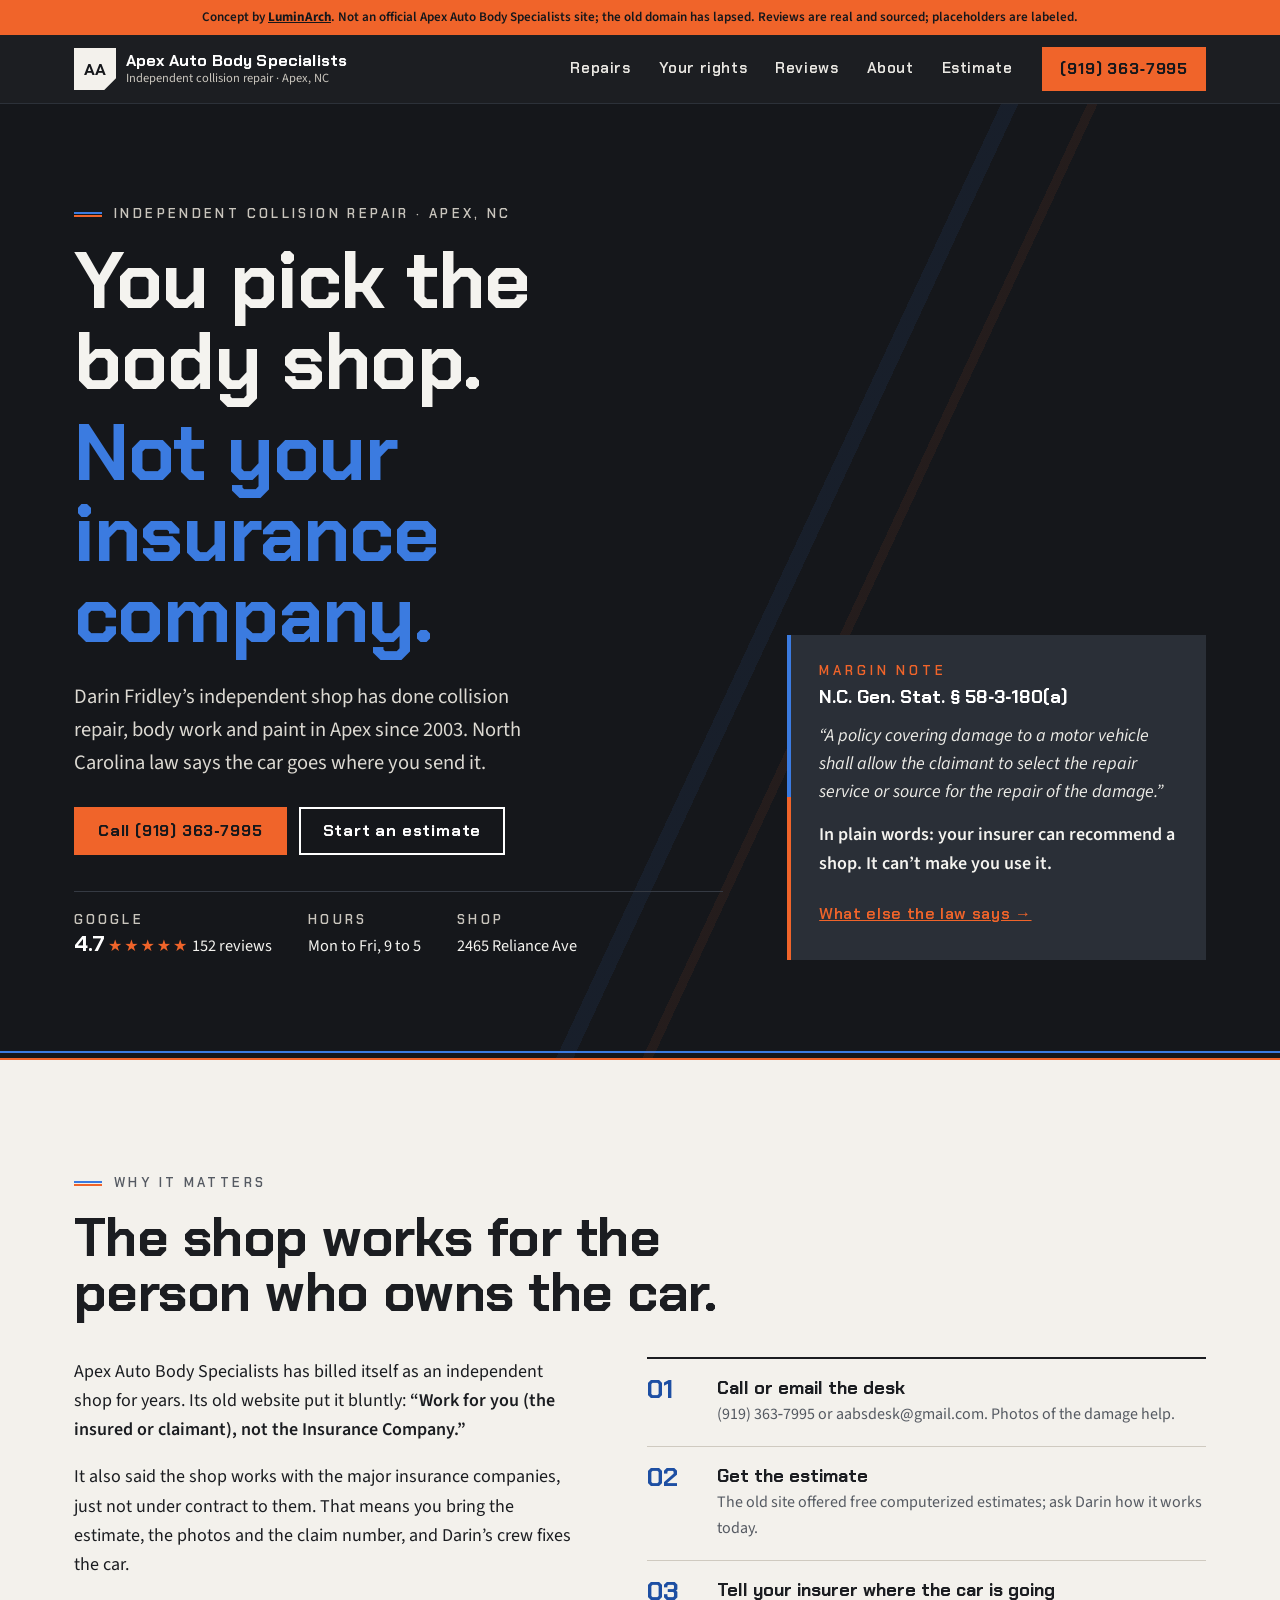
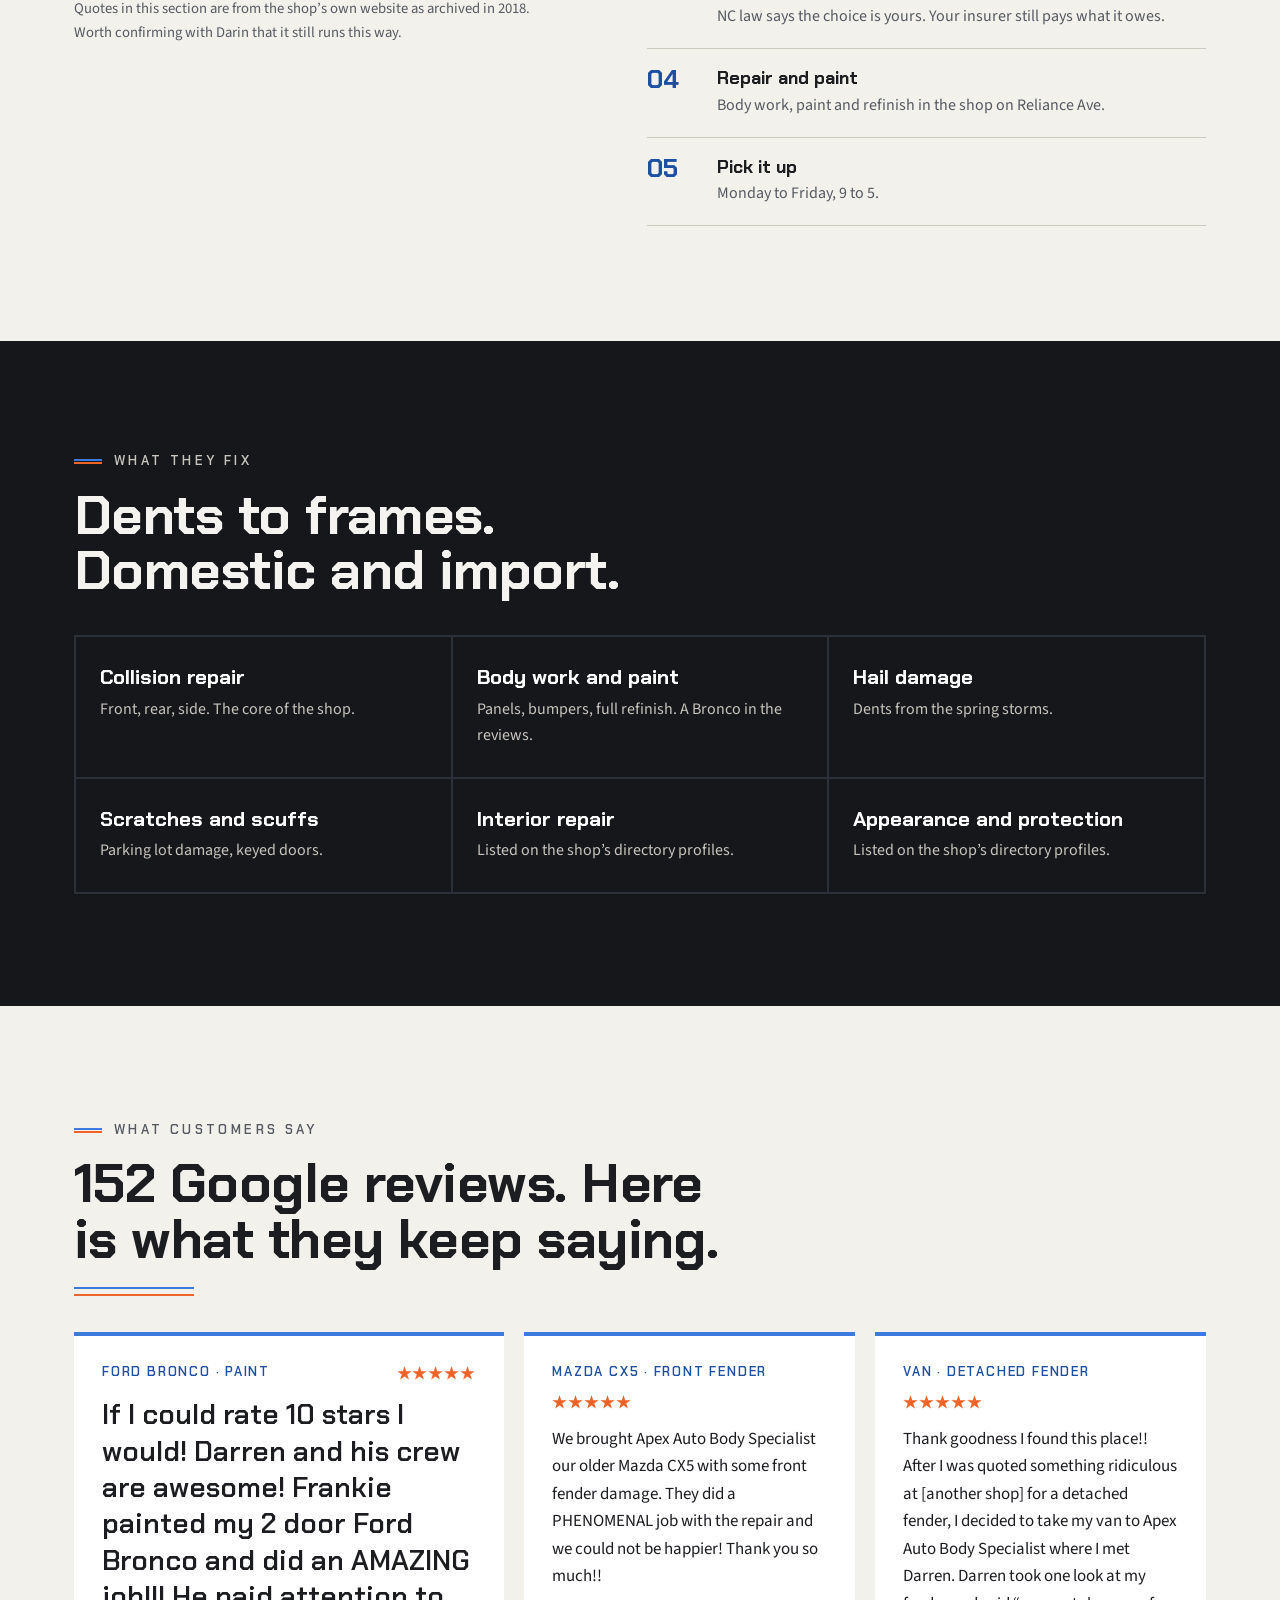
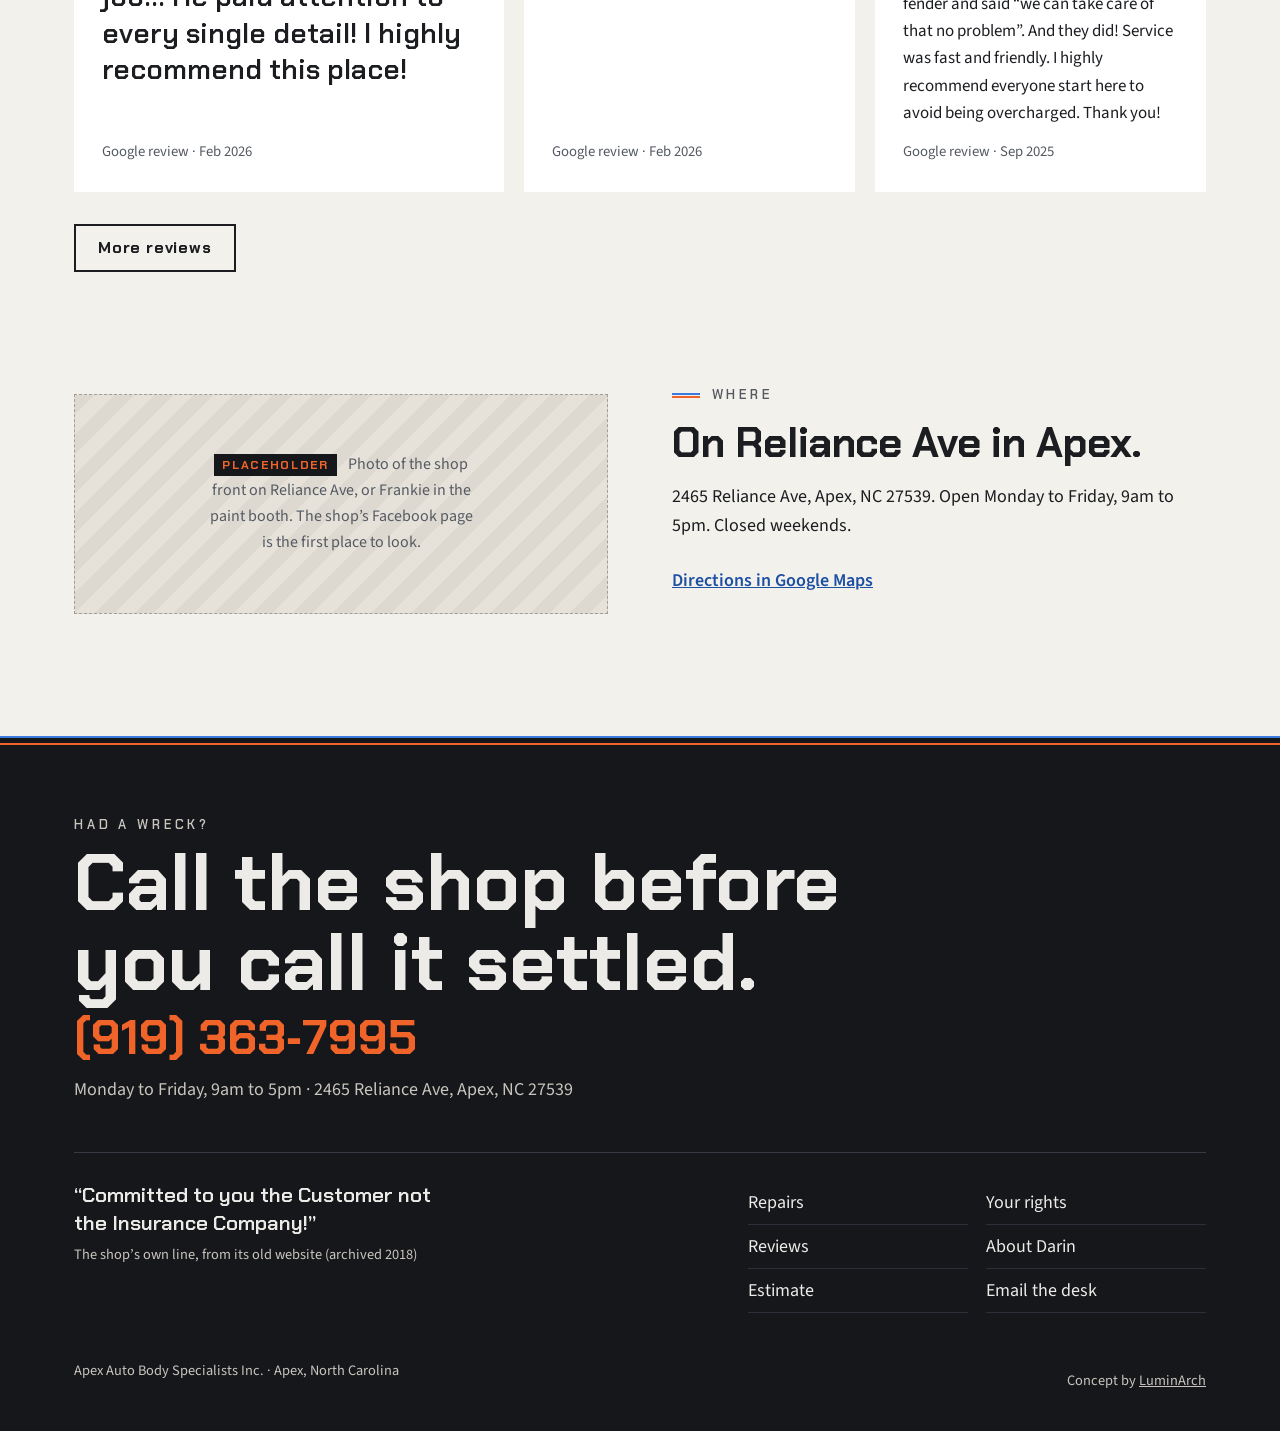
<file: index.html>
<!doctype html><html lang="en" class="no-js"><head><meta charset="utf-8"><meta name="viewport" content="width=device-width,initial-scale=1">
<title>Apex Auto Body Specialists | Collision Repair in Apex, NC</title><meta name="description" content="Independent collision repair in Apex, NC since 2003. Darin Fridley and his crew on Reliance Ave fix fenders, paint and body damage. 4.7 on Google. Call today."><link rel="canonical" href="https://apex-auto-body-specialists-demo.vercel.app/">
<meta property="og:type" content="website"><meta property="og:site_name" content="Apex Auto Body Specialists (concept)"><meta property="og:title" content="Apex Auto Body Specialists | Collision Repair in Apex, NC"><meta property="og:description" content="Independent collision repair in Apex, NC since 2003. Darin Fridley and his crew on Reliance Ave fix fenders, paint and body damage. 4.7 on Google. Call today."><meta property="og:url" content="https://apex-auto-body-specialists-demo.vercel.app/"><meta property="og:image" content="https://apex-auto-body-specialists-demo.vercel.app/og.png">
<meta name="twitter:card" content="summary_large_image"><meta name="twitter:title" content="Apex Auto Body Specialists | Collision Repair in Apex, NC"><meta name="twitter:description" content="Independent collision repair in Apex, NC since 2003. Darin Fridley and his crew on Reliance Ave fix fenders, paint and body damage. 4.7 on Google. Call today."><meta name="twitter:image" content="https://apex-auto-body-specialists-demo.vercel.app/og.png">
<meta name="robots" content="noindex, nofollow"><!-- concept demo, not for indexing -->
<meta name="theme-color" content="#15171b">
<link rel="preload" as="font" type="font/woff2" href="fonts/chakra-petch-normal-700-latin.woff2" crossorigin>
<link rel="preload" as="font" type="font/woff2" href="fonts/source-sans-3-normal-400-700-latin.woff2" crossorigin>
<link rel="stylesheet" href="css/design-system.css"><link rel="stylesheet" href="css/components.css"><link rel="stylesheet" href="css/pages.css">
<link rel="icon" href="data:image/svg+xml,%3Csvg xmlns='http://www.w3.org/2000/svg' viewBox='0 0 32 32'%3E%3Crect width='32' height='32' fill='%2315171b'/%3E%3Cpath d='M4 22h24' stroke='%233b7be0' stroke-width='2'/%3E%3Cpath d='M4 26h24' stroke='%23f0642a' stroke-width='2'/%3E%3Ctext x='16' y='17' font-family='Arial' font-weight='700' font-size='11' fill='%23fff' text-anchor='middle'%3EAABS%3C/text%3E%3C/svg%3E">
<script>document.documentElement.classList.replace('no-js','js-ready')</script><script type="application/ld+json">[{"@context": "https://schema.org", "@type": "AutoBodyShop", "name": "Apex Auto Body Specialists", "url": "https://apex-auto-body-specialists-demo.vercel.app/", "telephone": "+1-919-363-7995", "email": "aabsdesk@gmail.com", "faxNumber": "+1-919-363-9861", "founder": {"@type": "Person", "name": "Darin Fridley"}, "address": {"@type": "PostalAddress", "streetAddress": "2465 Reliance Ave", "addressLocality": "Apex", "addressRegion": "NC", "postalCode": "27539", "addressCountry": "US"}, "geo": {"@type": "GeoCoordinates", "latitude": 35.716429, "longitude": -78.82033}, "openingHours": "Mo-Fr 09:00-17:00", "areaServed": ["Apex, NC", "Cary, NC", "Holly Springs, NC"], "sameAs": ["https://facebook.com/1422782404666459"], "aggregateRating": {"@type": "AggregateRating", "ratingValue": "4.7", "reviewCount": "152"}}, {"@context": "https://schema.org", "@type": "BreadcrumbList", "itemListElement": [{"@type": "ListItem", "position": 1, "name": "Home", "item": "https://apex-auto-body-specialists-demo.vercel.app/"}]}]</script></head><body>
<a class="skip" href="#main">Skip to content</a>
<div class="demo-bar">Concept by <a href="https://luminarch.pro">LuminArch</a>. Not an official Apex Auto Body Specialists site; the old domain has lapsed. Reviews are real and sourced; placeholders are labeled.</div>
<header class="top"><div class="wrap nav"><a class="mark" href="index.html"><span class="mk" aria-hidden="true">AA</span><span><b>Apex Auto Body Specialists</b><small>Independent collision repair &middot; Apex, NC</small></span></a>
<button class="menu-btn" aria-expanded="false" aria-controls="menu">Menu</button><ul id="menu"><li><a href="services.html">Repairs</a></li><li><a href="your-rights.html">Your rights</a></li><li><a href="reviews.html">Reviews</a></li><li><a href="about.html">About</a></li><li><a href="contact.html">Estimate</a></li></ul><a class="btn btn--go btn--call" href="tel:+19193637995"><span class="cl-full">(919) 363&#8209;7995</span><span class="cl-short">Call</span></a></div></header><main id="main">
<section class="hero on-dark"><div class="wrap hero-grid">
 <div class="hero-copy"><p class="kicker ">Independent collision repair &middot; Apex, NC</p>
  <h1>You pick the body shop. <em>Not your insurance company.</em></h1>
  <p class="lede">Darin Fridley&rsquo;s independent shop has done collision repair, body work and paint in Apex since 2003. North Carolina law says the car goes where you send it.</p>
  <div class="cta"><a class="btn btn--go" href="tel:+19193637995">Call (919) 363&#8209;7995</a><a class="btn btn--line" href="contact.html">Start an estimate</a></div>
  <dl class="hero-facts"><div><dt>Google</dt><dd><b>4.7</b> <span class="stars" aria-hidden="true">&#9733;&#9733;&#9733;&#9733;&#9733;</span> 152 reviews</dd></div><div><dt>Hours</dt><dd>Mon to Fri, 9 to 5</dd></div><div><dt>Shop</dt><dd>2465 Reliance Ave</dd></div></dl>
 </div>
 <aside class="statute" aria-labelledby="st-h">
  <p class="st-k">Margin note</p>
  <p id="st-h" class="st-cite">N.C. Gen. Stat. &sect; 58&#8209;3&#8209;180(a)</p>
  <blockquote class="st-q"><p>&ldquo;A policy covering damage to a motor vehicle shall allow the claimant to select the repair service or source for the repair of the damage.&rdquo;</p></blockquote>
  <p class="st-plain">In plain words: your insurer can recommend a shop. It can&rsquo;t make you use it.</p>
  <a class="st-link" href="your-rights.html">What else the law says &rarr;</a>
 </aside>
</div><span class="pin pin--hero" aria-hidden="true"></span></section>

<section class="why wrap" aria-labelledby="why-h">
 <div class="why-head rv"><p class="kicker ">Why it matters</p><h2 id="why-h">The shop works for the person who owns the car.</h2></div>
 <div class="why-grid">
  <div class="why-copy rv"><p>Apex Auto Body Specialists has billed itself as an independent shop for years. Its old website put it bluntly: <q>Work for you (the insured or claimant), not the Insurance Company.</q></p>
  <p>It also said the shop works with the major insurance companies, just not under contract to them. That means you bring the estimate, the photos and the claim number, and Darin&rsquo;s crew fixes the car.</p>
  <p class="fine">Quotes in this section are from the shop&rsquo;s own website as archived in 2018. Worth confirming with Darin that it still runs this way.</p></div>
  <ol class="why-list rv"><li><span class="wl-n">01</span><b>Call or email the desk</b><span>(919) 363&#8209;7995 or aabsdesk@gmail.com. Photos of the damage help.</span></li><li><span class="wl-n">02</span><b>Get the estimate</b><span>The old site offered free computerized estimates; ask Darin how it works today.</span></li><li><span class="wl-n">03</span><b>Tell your insurer where the car is going</b><span>NC law says the choice is yours. Your insurer still pays what it owes.</span></li><li><span class="wl-n">04</span><b>Repair and paint</b><span>Body work, paint and refinish in the shop on Reliance Ave.</span></li><li><span class="wl-n">05</span><b>Pick it up</b><span>Monday to Friday, 9 to 5.</span></li></ol>
 </div>
</section>

<section class="board on-dark" aria-labelledby="bd-h"><div class="wrap">
 <div class="board-head rv"><p class="kicker ">What they fix</p><h2 id="bd-h">Dents to frames. Domestic and import.</h2></div>
 <ul class="board-list">
  <li class="rv"><a href="services.html#collision"><b>Collision repair</b><span>Front, rear, side. The core of the shop.</span></a></li>
  <li class="rv"><a href="services.html#paint"><b>Body work and paint</b><span>Panels, bumpers, full refinish. A Bronco in the reviews.</span></a></li>
  <li class="rv"><a href="services.html#hail"><b>Hail damage</b><span>Dents from the spring storms.</span></a></li>
  <li class="rv"><a href="services.html#scratch"><b>Scratches and scuffs</b><span>Parking lot damage, keyed doors.</span></a></li>
  <li class="rv"><a href="services.html#interior"><b>Interior repair</b><span>Listed on the shop&rsquo;s directory profiles.</span></a></li>
  <li class="rv"><a href="services.html#protect"><b>Appearance and protection</b><span>Listed on the shop&rsquo;s directory profiles.</span></a></li>
 </ul>
</div></section>

<section class="voices wrap" aria-labelledby="vo-h">
 <div class="voices-head rv"><p class="kicker ">What customers say</p><h2 id="vo-h">152 Google reviews. Here is what they keep saying.</h2><span class="pin pin--short" aria-hidden="true"></span></div>
 <div class="voices-grid"><figure class="rcard rv rcard--lead"><div class="rc-top"><span>Ford Bronco &middot; paint</span><span class="stars" aria-label="5 out of 5">&#9733;&#9733;&#9733;&#9733;&#9733;</span></div><blockquote><p>If I could rate 10 stars I would! Darren and his crew are awesome! Frankie painted my 2 door Ford Bronco and did an AMAZING job!!! He paid attention to every single detail! I highly recommend this place!</p></blockquote><figcaption>Google review &middot; <time datetime="2026-02-11">Feb 2026</time></figcaption></figure><figure class="rcard rv "><div class="rc-top"><span>Mazda CX5 &middot; front fender</span><span class="stars" aria-label="5 out of 5">&#9733;&#9733;&#9733;&#9733;&#9733;</span></div><blockquote><p>We brought Apex Auto Body Specialist our older Mazda CX5 with some front fender damage. They did a PHENOMENAL job with the repair and we could not be happier! Thank you so much!!</p></blockquote><figcaption>Google review &middot; <time datetime="2026-02-27">Feb 2026</time></figcaption></figure><figure class="rcard rv "><div class="rc-top"><span>Van &middot; detached fender</span><span class="stars" aria-label="5 out of 5">&#9733;&#9733;&#9733;&#9733;&#9733;</span></div><blockquote><p>Thank goodness I found this place!! After I was quoted something ridiculous at [another shop] for a detached fender, I decided to take my van to Apex Auto Body Specialist where I met Darren. Darren took one look at my fender and said &ldquo;we can take care of that no problem&rdquo;. And they did! Service was fast and friendly. I highly recommend everyone start here to avoid being overcharged. Thank you!</p></blockquote><figcaption>Google review &middot; <time datetime="2025-09-15">Sep 2025</time></figcaption></figure></div>
 <a class="btn btn--line rv" href="reviews.html">More reviews</a>
</section>

<section class="shop wrap" aria-labelledby="sh-h">
 <div class="phbox rv"><p><span class="ph">Placeholder</span> Photo of the shop front on Reliance Ave, or Frankie in the paint booth. The shop&rsquo;s Facebook page is the first place to look.</p></div>
 <div class="shop-copy rv"><p class="kicker ">Where</p><h2 id="sh-h">On Reliance Ave in Apex.</h2>
 <p>2465 Reliance Ave, Apex, NC 27539. Open Monday to Friday, 9am to 5pm. Closed weekends.</p>
 <p><a class="tlink" href="https://www.google.com/maps/search/?api=1&query=Apex+Auto+Body+Specialists+2465+Reliance+Ave+Apex+NC+27539" rel="noopener">Directions in Google Maps</a></p></div>
</section>
</main><footer class="site-foot"><span class="pin " aria-hidden="true"></span><div class="wrap">
<div class="sign">
 <p class="sign-k">Had a wreck?</p>
 <p class="sign-h">Call the shop before you call it settled.</p>
 <a class="sign-num" href="tel:+19193637995">(919) 363&#8209;7995</a>
 <p class="sign-sub">Monday to Friday, 9am to 5pm &middot; 2465 Reliance Ave, Apex, NC 27539</p>
</div>
<div class="foot-grid">
 <p class="foot-quote">&ldquo;Committed to you the Customer not the Insurance Company!&rdquo;<span>The shop&rsquo;s own line, from its old website (archived 2018)</span></p>
 <nav aria-label="Footer"><a href="services.html">Repairs</a><a href="your-rights.html">Your rights</a><a href="reviews.html">Reviews</a><a href="about.html">About Darin</a><a href="contact.html">Estimate</a><a href="mailto:aabsdesk@gmail.com">Email the desk</a></nav>
</div>
<div class="foot-row"><span>Apex Auto Body Specialists Inc. &middot; Apex, North Carolina</span><span>Concept by <a href="https://luminarch.pro">LuminArch</a></span></div></div></footer>
<script src="js/main.js"></script></body></html>
</file>
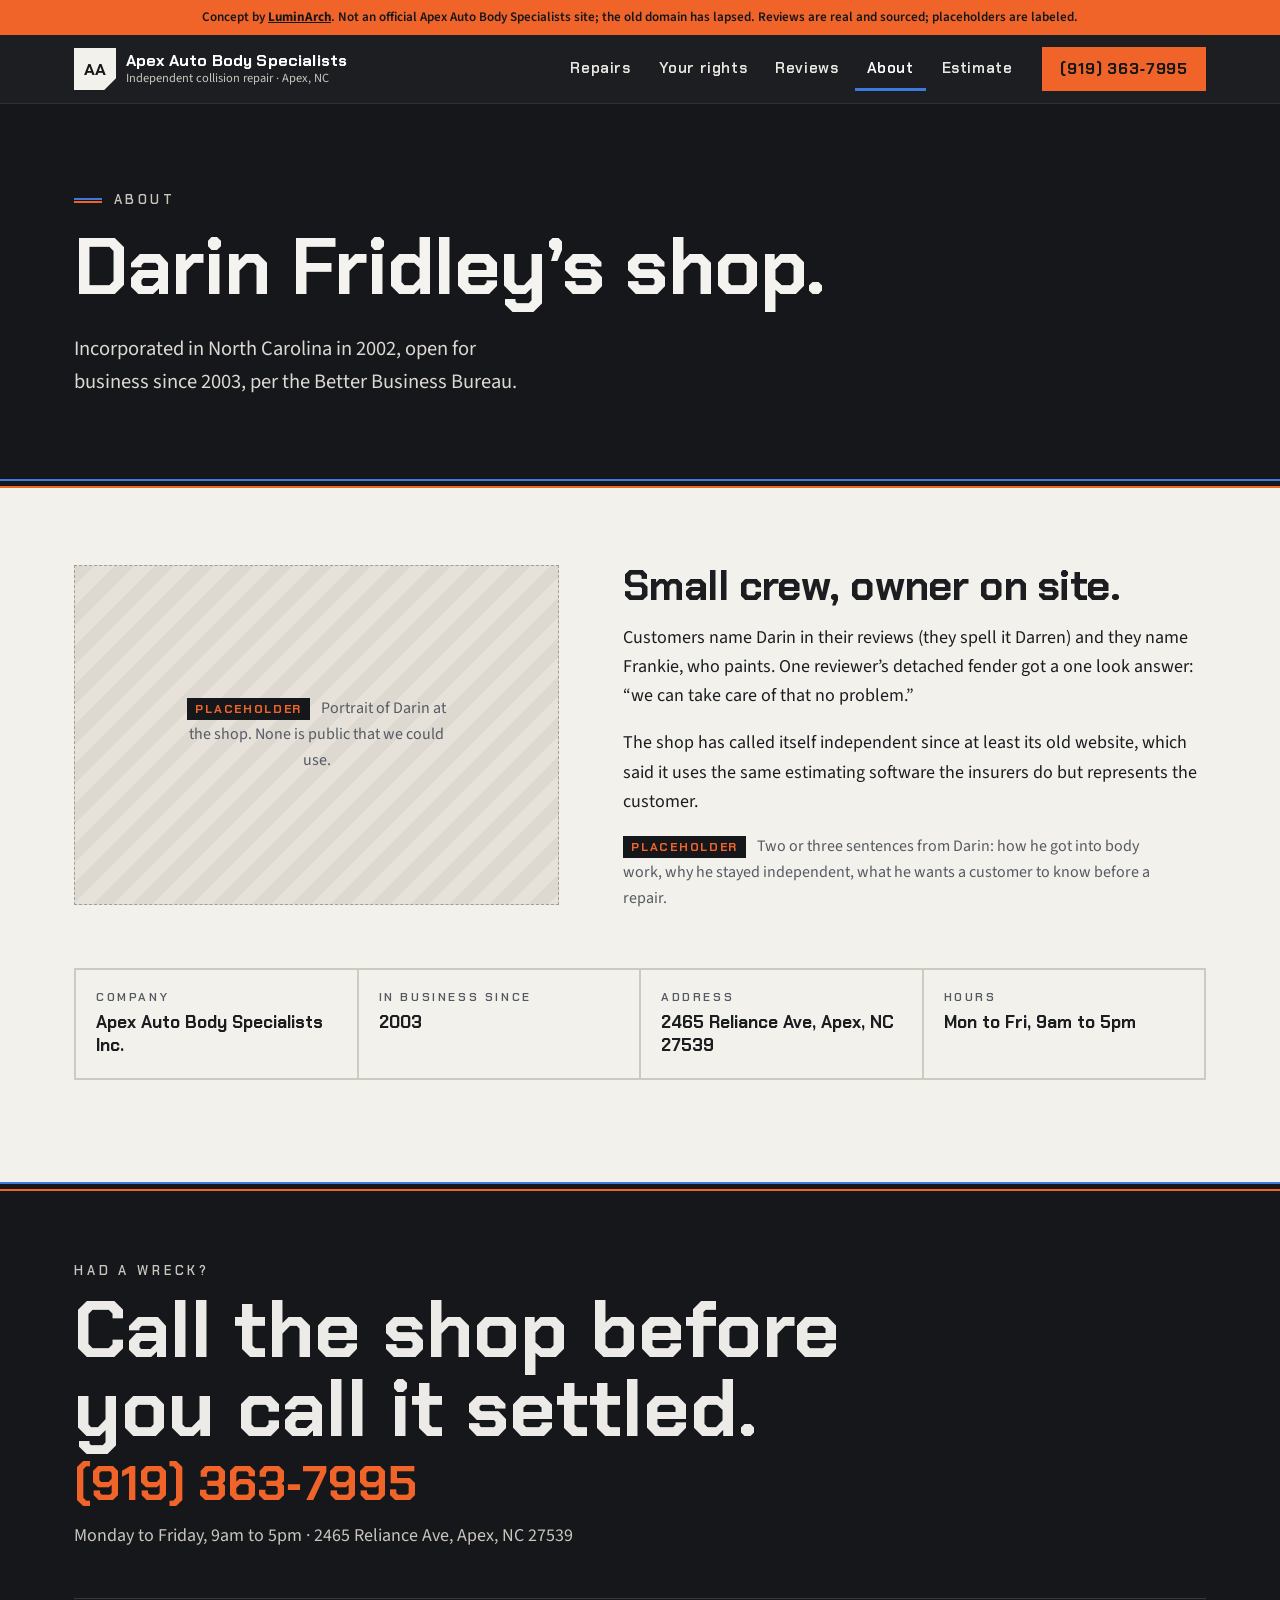
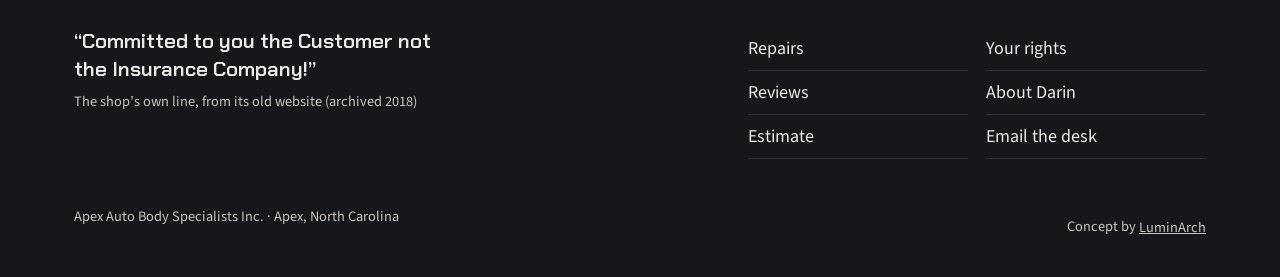
<file: about.html>
<!doctype html><html lang="en" class="no-js"><head><meta charset="utf-8"><meta name="viewport" content="width=device-width,initial-scale=1">
<title>About Darin Fridley | Apex Auto Body Specialists, Apex NC</title><meta name="description" content="Apex Auto Body Specialists Inc. was incorporated in NC in 2002 and opened in 2003. Darin Fridley runs the shop with his crew on Reliance Ave in Apex."><link rel="canonical" href="https://apex-auto-body-specialists-demo.vercel.app/about.html">
<meta property="og:type" content="website"><meta property="og:site_name" content="Apex Auto Body Specialists (concept)"><meta property="og:title" content="About Darin Fridley | Apex Auto Body Specialists, Apex NC"><meta property="og:description" content="Apex Auto Body Specialists Inc. was incorporated in NC in 2002 and opened in 2003. Darin Fridley runs the shop with his crew on Reliance Ave in Apex."><meta property="og:url" content="https://apex-auto-body-specialists-demo.vercel.app/about.html"><meta property="og:image" content="https://apex-auto-body-specialists-demo.vercel.app/og.png">
<meta name="twitter:card" content="summary_large_image"><meta name="twitter:title" content="About Darin Fridley | Apex Auto Body Specialists, Apex NC"><meta name="twitter:description" content="Apex Auto Body Specialists Inc. was incorporated in NC in 2002 and opened in 2003. Darin Fridley runs the shop with his crew on Reliance Ave in Apex."><meta name="twitter:image" content="https://apex-auto-body-specialists-demo.vercel.app/og.png">
<meta name="robots" content="noindex, nofollow"><!-- concept demo, not for indexing -->
<meta name="theme-color" content="#15171b">
<link rel="preload" as="font" type="font/woff2" href="fonts/chakra-petch-normal-700-latin.woff2" crossorigin>
<link rel="preload" as="font" type="font/woff2" href="fonts/source-sans-3-normal-400-700-latin.woff2" crossorigin>
<link rel="stylesheet" href="css/design-system.css"><link rel="stylesheet" href="css/components.css"><link rel="stylesheet" href="css/pages.css">
<link rel="icon" href="data:image/svg+xml,%3Csvg xmlns='http://www.w3.org/2000/svg' viewBox='0 0 32 32'%3E%3Crect width='32' height='32' fill='%2315171b'/%3E%3Cpath d='M4 22h24' stroke='%233b7be0' stroke-width='2'/%3E%3Cpath d='M4 26h24' stroke='%23f0642a' stroke-width='2'/%3E%3Ctext x='16' y='17' font-family='Arial' font-weight='700' font-size='11' fill='%23fff' text-anchor='middle'%3EAABS%3C/text%3E%3C/svg%3E">
<script>document.documentElement.classList.replace('no-js','js-ready')</script><script type="application/ld+json">[{"@context": "https://schema.org", "@type": "AutoBodyShop", "name": "Apex Auto Body Specialists", "url": "https://apex-auto-body-specialists-demo.vercel.app/", "telephone": "+1-919-363-7995", "email": "aabsdesk@gmail.com", "faxNumber": "+1-919-363-9861", "founder": {"@type": "Person", "name": "Darin Fridley"}, "address": {"@type": "PostalAddress", "streetAddress": "2465 Reliance Ave", "addressLocality": "Apex", "addressRegion": "NC", "postalCode": "27539", "addressCountry": "US"}, "geo": {"@type": "GeoCoordinates", "latitude": 35.716429, "longitude": -78.82033}, "openingHours": "Mo-Fr 09:00-17:00", "areaServed": ["Apex, NC", "Cary, NC", "Holly Springs, NC"], "sameAs": ["https://facebook.com/1422782404666459"], "aggregateRating": {"@type": "AggregateRating", "ratingValue": "4.7", "reviewCount": "152"}}, {"@context": "https://schema.org", "@type": "BreadcrumbList", "itemListElement": [{"@type": "ListItem", "position": 1, "name": "Home", "item": "https://apex-auto-body-specialists-demo.vercel.app/"}, {"@type": "ListItem", "position": 2, "name": "About", "item": "https://apex-auto-body-specialists-demo.vercel.app/about.html"}]}]</script></head><body>
<a class="skip" href="#main">Skip to content</a>
<div class="demo-bar">Concept by <a href="https://luminarch.pro">LuminArch</a>. Not an official Apex Auto Body Specialists site; the old domain has lapsed. Reviews are real and sourced; placeholders are labeled.</div>
<header class="top"><div class="wrap nav"><a class="mark" href="index.html"><span class="mk" aria-hidden="true">AA</span><span><b>Apex Auto Body Specialists</b><small>Independent collision repair &middot; Apex, NC</small></span></a>
<button class="menu-btn" aria-expanded="false" aria-controls="menu">Menu</button><ul id="menu"><li><a href="services.html">Repairs</a></li><li><a href="your-rights.html">Your rights</a></li><li><a href="reviews.html">Reviews</a></li><li><a href="about.html" aria-current="page">About</a></li><li><a href="contact.html">Estimate</a></li></ul><a class="btn btn--go btn--call" href="tel:+19193637995"><span class="cl-full">(919) 363&#8209;7995</span><span class="cl-short">Call</span></a></div></header><main id="main">
<section class="sub on-dark"><div class="wrap"><p class="kicker ">About</p><h1>Darin Fridley&rsquo;s shop.</h1><p class="lede">Incorporated in North Carolina in 2002, open for business since 2003, per the Better Business Bureau.</p></div><span class="pin pin--hero" aria-hidden="true"></span></section>
<section class="wrap about">
 <div class="phbox rv"><p><span class="ph">Placeholder</span> Portrait of Darin at the shop. None is public that we could use.</p></div>
 <div class="about-copy rv">
  <h2>Small crew, owner on site.</h2>
  <p>Customers name Darin in their reviews (they spell it Darren) and they name Frankie, who paints. One reviewer&rsquo;s detached fender got a one look answer: &ldquo;we can take care of that no problem.&rdquo;</p>
  <p>The shop has called itself independent since at least its old website, which said it uses the same estimating software the insurers do but represents the customer.</p>
  <p class="note"><span class="ph">Placeholder</span> Two or three sentences from Darin: how he got into body work, why he stayed independent, what he wants a customer to know before a repair.</p>
 </div>
</section>
<section class="wrap facts rv"><h2 class="sr">Shop facts</h2><dl>
 <div><dt>Company</dt><dd>Apex Auto Body Specialists Inc.</dd></div>
 <div><dt>In business since</dt><dd>2003</dd></div>
 <div><dt>Address</dt><dd>2465 Reliance Ave, Apex, NC 27539</dd></div>
 <div><dt>Hours</dt><dd>Mon to Fri, 9am to 5pm</dd></div>
</dl></section>
</main><footer class="site-foot"><span class="pin " aria-hidden="true"></span><div class="wrap">
<div class="sign">
 <p class="sign-k">Had a wreck?</p>
 <p class="sign-h">Call the shop before you call it settled.</p>
 <a class="sign-num" href="tel:+19193637995">(919) 363&#8209;7995</a>
 <p class="sign-sub">Monday to Friday, 9am to 5pm &middot; 2465 Reliance Ave, Apex, NC 27539</p>
</div>
<div class="foot-grid">
 <p class="foot-quote">&ldquo;Committed to you the Customer not the Insurance Company!&rdquo;<span>The shop&rsquo;s own line, from its old website (archived 2018)</span></p>
 <nav aria-label="Footer"><a href="services.html">Repairs</a><a href="your-rights.html">Your rights</a><a href="reviews.html">Reviews</a><a href="about.html">About Darin</a><a href="contact.html">Estimate</a><a href="mailto:aabsdesk@gmail.com">Email the desk</a></nav>
</div>
<div class="foot-row"><span>Apex Auto Body Specialists Inc. &middot; Apex, North Carolina</span><span>Concept by <a href="https://luminarch.pro">LuminArch</a></span></div></div></footer>
<script src="js/main.js"></script></body></html>
</file>
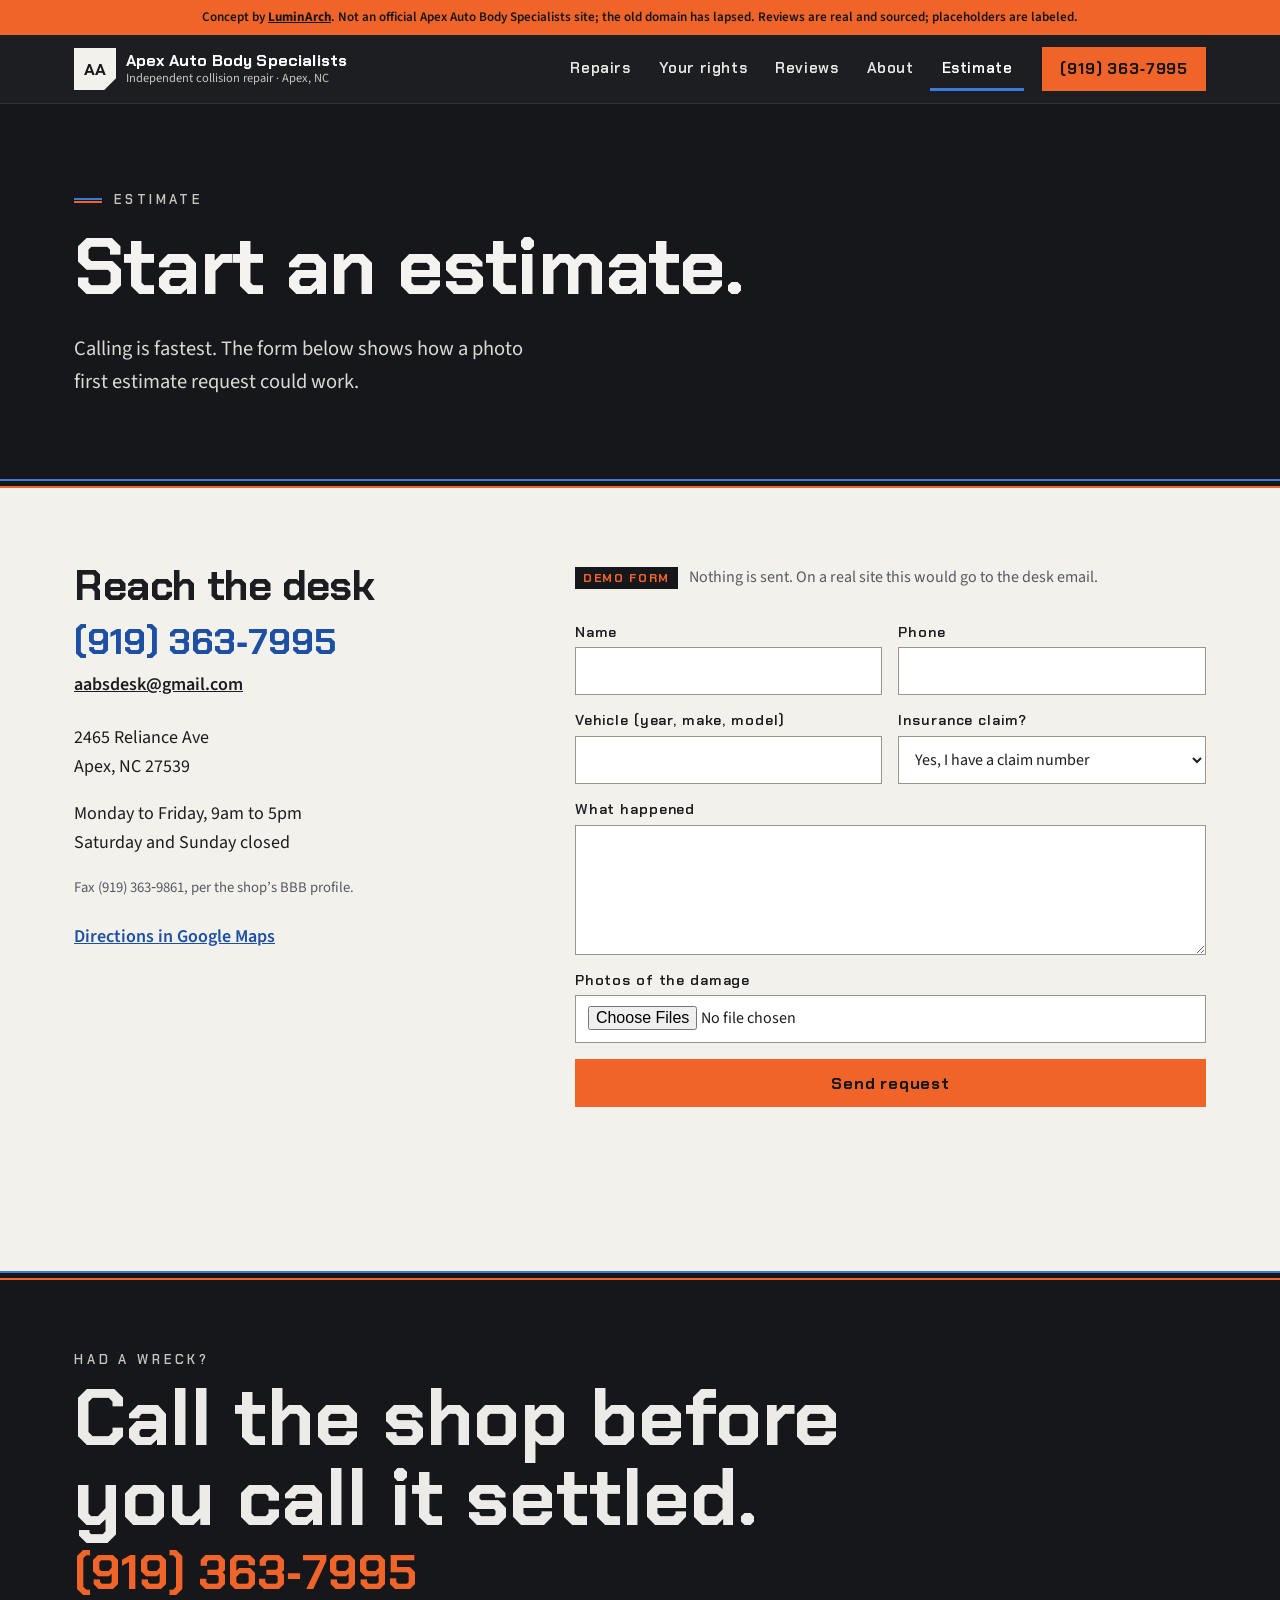
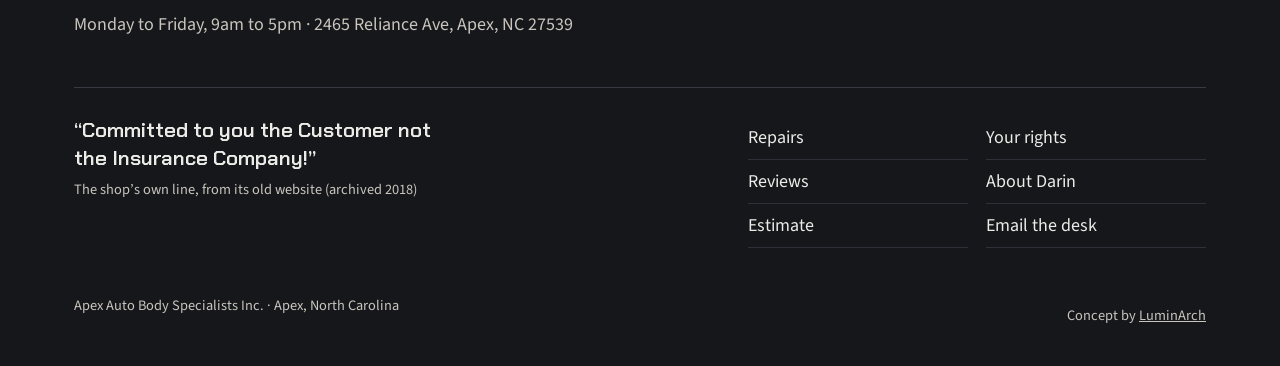
<file: contact.html>
<!doctype html><html lang="en" class="no-js"><head><meta charset="utf-8"><meta name="viewport" content="width=device-width,initial-scale=1">
<title>Free Estimate Request | Apex Auto Body Specialists, Apex NC</title><meta name="description" content="Start a collision repair estimate with Apex Auto Body Specialists. Call (919) 363-7995, email the desk, or send the damage details. Mon to Fri 9 to 5, Apex."><link rel="canonical" href="https://apex-auto-body-specialists-demo.vercel.app/contact.html">
<meta property="og:type" content="website"><meta property="og:site_name" content="Apex Auto Body Specialists (concept)"><meta property="og:title" content="Free Estimate Request | Apex Auto Body Specialists, Apex NC"><meta property="og:description" content="Start a collision repair estimate with Apex Auto Body Specialists. Call (919) 363-7995, email the desk, or send the damage details. Mon to Fri 9 to 5, Apex."><meta property="og:url" content="https://apex-auto-body-specialists-demo.vercel.app/contact.html"><meta property="og:image" content="https://apex-auto-body-specialists-demo.vercel.app/og.png">
<meta name="twitter:card" content="summary_large_image"><meta name="twitter:title" content="Free Estimate Request | Apex Auto Body Specialists, Apex NC"><meta name="twitter:description" content="Start a collision repair estimate with Apex Auto Body Specialists. Call (919) 363-7995, email the desk, or send the damage details. Mon to Fri 9 to 5, Apex."><meta name="twitter:image" content="https://apex-auto-body-specialists-demo.vercel.app/og.png">
<meta name="robots" content="noindex, nofollow"><!-- concept demo, not for indexing -->
<meta name="theme-color" content="#15171b">
<link rel="preload" as="font" type="font/woff2" href="fonts/chakra-petch-normal-700-latin.woff2" crossorigin>
<link rel="preload" as="font" type="font/woff2" href="fonts/source-sans-3-normal-400-700-latin.woff2" crossorigin>
<link rel="stylesheet" href="css/design-system.css"><link rel="stylesheet" href="css/components.css"><link rel="stylesheet" href="css/pages.css">
<link rel="icon" href="data:image/svg+xml,%3Csvg xmlns='http://www.w3.org/2000/svg' viewBox='0 0 32 32'%3E%3Crect width='32' height='32' fill='%2315171b'/%3E%3Cpath d='M4 22h24' stroke='%233b7be0' stroke-width='2'/%3E%3Cpath d='M4 26h24' stroke='%23f0642a' stroke-width='2'/%3E%3Ctext x='16' y='17' font-family='Arial' font-weight='700' font-size='11' fill='%23fff' text-anchor='middle'%3EAABS%3C/text%3E%3C/svg%3E">
<script>document.documentElement.classList.replace('no-js','js-ready')</script><script type="application/ld+json">[{"@context": "https://schema.org", "@type": "AutoBodyShop", "name": "Apex Auto Body Specialists", "url": "https://apex-auto-body-specialists-demo.vercel.app/", "telephone": "+1-919-363-7995", "email": "aabsdesk@gmail.com", "faxNumber": "+1-919-363-9861", "founder": {"@type": "Person", "name": "Darin Fridley"}, "address": {"@type": "PostalAddress", "streetAddress": "2465 Reliance Ave", "addressLocality": "Apex", "addressRegion": "NC", "postalCode": "27539", "addressCountry": "US"}, "geo": {"@type": "GeoCoordinates", "latitude": 35.716429, "longitude": -78.82033}, "openingHours": "Mo-Fr 09:00-17:00", "areaServed": ["Apex, NC", "Cary, NC", "Holly Springs, NC"], "sameAs": ["https://facebook.com/1422782404666459"], "aggregateRating": {"@type": "AggregateRating", "ratingValue": "4.7", "reviewCount": "152"}}, {"@context": "https://schema.org", "@type": "BreadcrumbList", "itemListElement": [{"@type": "ListItem", "position": 1, "name": "Home", "item": "https://apex-auto-body-specialists-demo.vercel.app/"}, {"@type": "ListItem", "position": 2, "name": "Estimate", "item": "https://apex-auto-body-specialists-demo.vercel.app/contact.html"}]}]</script></head><body>
<a class="skip" href="#main">Skip to content</a>
<div class="demo-bar">Concept by <a href="https://luminarch.pro">LuminArch</a>. Not an official Apex Auto Body Specialists site; the old domain has lapsed. Reviews are real and sourced; placeholders are labeled.</div>
<header class="top"><div class="wrap nav"><a class="mark" href="index.html"><span class="mk" aria-hidden="true">AA</span><span><b>Apex Auto Body Specialists</b><small>Independent collision repair &middot; Apex, NC</small></span></a>
<button class="menu-btn" aria-expanded="false" aria-controls="menu">Menu</button><ul id="menu"><li><a href="services.html">Repairs</a></li><li><a href="your-rights.html">Your rights</a></li><li><a href="reviews.html">Reviews</a></li><li><a href="about.html">About</a></li><li><a href="contact.html" aria-current="page">Estimate</a></li></ul><a class="btn btn--go btn--call" href="tel:+19193637995"><span class="cl-full">(919) 363&#8209;7995</span><span class="cl-short">Call</span></a></div></header><main id="main">
<section class="sub on-dark"><div class="wrap"><p class="kicker ">Estimate</p><h1>Start an estimate.</h1><p class="lede">Calling is fastest. The form below shows how a photo first estimate request could work.</p></div><span class="pin pin--hero" aria-hidden="true"></span></section>
<section class="wrap contact">
 <div class="c-info rv">
  <h2>Reach the desk</h2>
  <a class="c-big" href="tel:+19193637995">(919) 363&#8209;7995</a>
  <a class="c-mail" href="mailto:aabsdesk@gmail.com">aabsdesk@gmail.com</a>
  <p>2465 Reliance Ave<br>Apex, NC 27539</p>
  <p>Monday to Friday, 9am to 5pm<br>Saturday and Sunday closed</p>
  <p class="fine">Fax (919) 363&#8209;9861, per the shop&rsquo;s BBB profile.</p>
  <p><a class="tlink" href="https://www.google.com/maps/search/?api=1&query=Apex+Auto+Body+Specialists+2465+Reliance+Ave+Apex+NC+27539" rel="noopener">Directions in Google Maps</a></p>
 </div>
 <form id="qform" class="form rv" novalidate>
  <p class="note"><span class="ph">Demo form</span> Nothing is sent. On a real site this would go to the desk email.</p>
  <fieldset><legend class="sr">Your details</legend>
   <div class="two"><label>Name<input name="n" autocomplete="name"></label><label>Phone<input name="p" type="tel" autocomplete="tel"></label></div>
   <div class="two"><label>Vehicle (year, make, model)<input name="v"></label><label>Insurance claim?<select name="i"><option>Yes, I have a claim number</option><option>Not yet</option><option>Paying myself</option></select></label></div>
   <label>What happened<textarea name="m"></textarea></label>
   <label>Photos of the damage<input name="f" type="file" accept="image/*" multiple></label>
  </fieldset>
  <button class="btn btn--go" type="submit">Send request</button>
  <p id="qmsg" role="status"></p>
 </form>
</section>
</main><footer class="site-foot"><span class="pin " aria-hidden="true"></span><div class="wrap">
<div class="sign">
 <p class="sign-k">Had a wreck?</p>
 <p class="sign-h">Call the shop before you call it settled.</p>
 <a class="sign-num" href="tel:+19193637995">(919) 363&#8209;7995</a>
 <p class="sign-sub">Monday to Friday, 9am to 5pm &middot; 2465 Reliance Ave, Apex, NC 27539</p>
</div>
<div class="foot-grid">
 <p class="foot-quote">&ldquo;Committed to you the Customer not the Insurance Company!&rdquo;<span>The shop&rsquo;s own line, from its old website (archived 2018)</span></p>
 <nav aria-label="Footer"><a href="services.html">Repairs</a><a href="your-rights.html">Your rights</a><a href="reviews.html">Reviews</a><a href="about.html">About Darin</a><a href="contact.html">Estimate</a><a href="mailto:aabsdesk@gmail.com">Email the desk</a></nav>
</div>
<div class="foot-row"><span>Apex Auto Body Specialists Inc. &middot; Apex, North Carolina</span><span>Concept by <a href="https://luminarch.pro">LuminArch</a></span></div></div></footer>
<script src="js/main.js"></script></body></html>
</file>
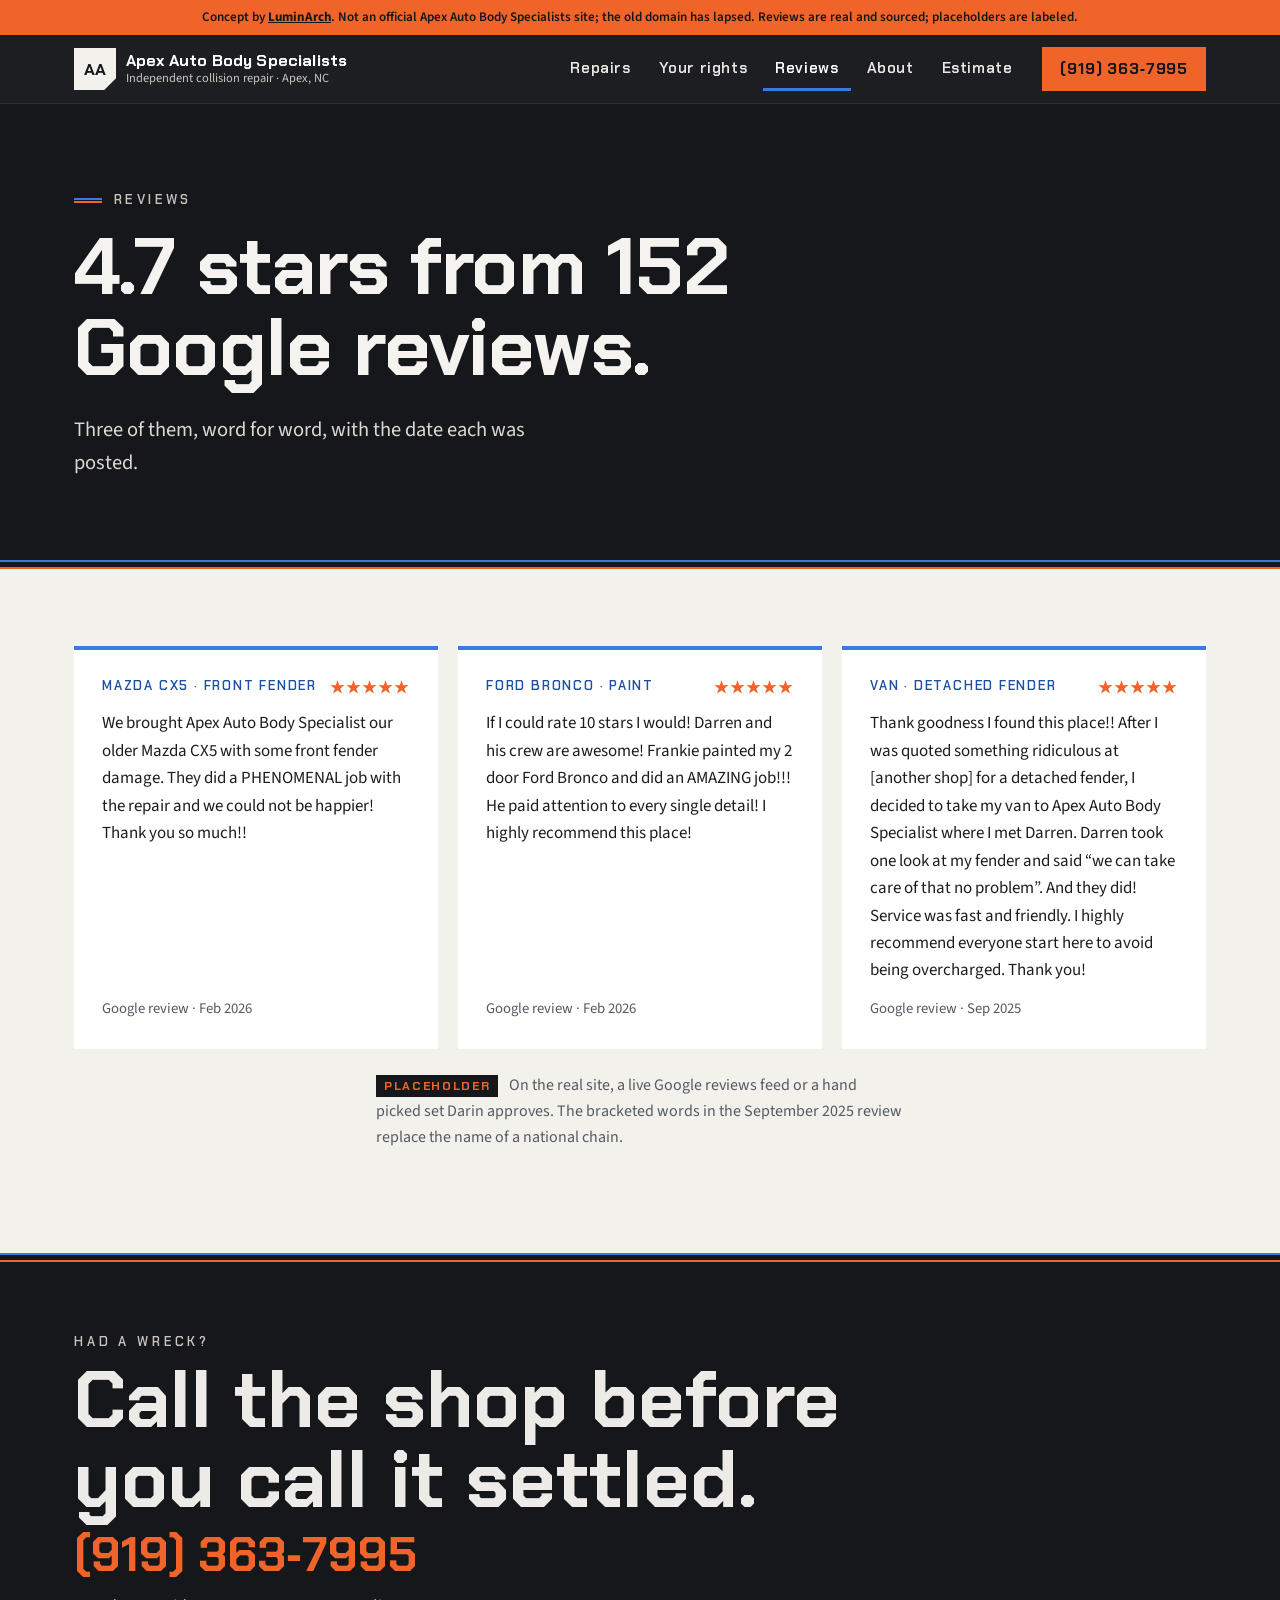
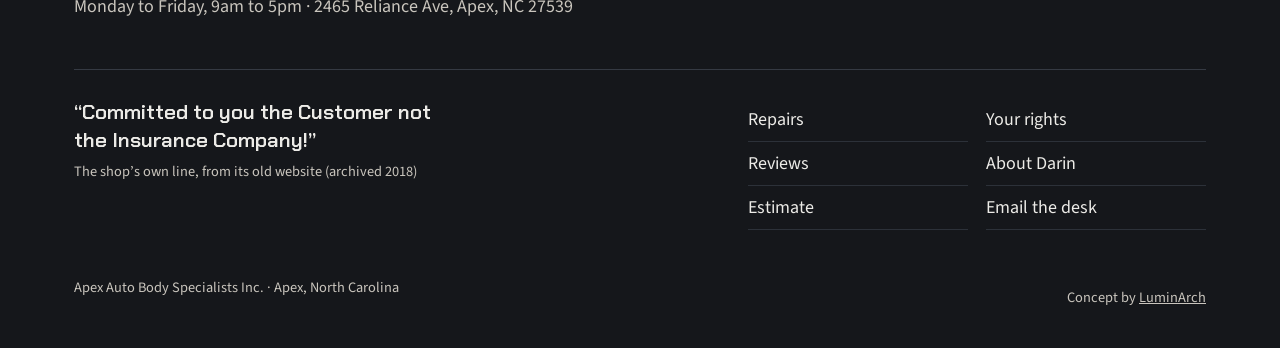
<file: reviews.html>
<!doctype html><html lang="en" class="no-js"><head><meta charset="utf-8"><meta name="viewport" content="width=device-width,initial-scale=1">
<title>Reviews | Apex Auto Body Specialists, Collision Repair NC</title><meta name="description" content="Real Google reviews for Apex Auto Body Specialists, quoted word for word with dates. 4.7 stars from 152 reviews for collision repair and paint in Apex, NC."><link rel="canonical" href="https://apex-auto-body-specialists-demo.vercel.app/reviews.html">
<meta property="og:type" content="website"><meta property="og:site_name" content="Apex Auto Body Specialists (concept)"><meta property="og:title" content="Reviews | Apex Auto Body Specialists, Collision Repair NC"><meta property="og:description" content="Real Google reviews for Apex Auto Body Specialists, quoted word for word with dates. 4.7 stars from 152 reviews for collision repair and paint in Apex, NC."><meta property="og:url" content="https://apex-auto-body-specialists-demo.vercel.app/reviews.html"><meta property="og:image" content="https://apex-auto-body-specialists-demo.vercel.app/og.png">
<meta name="twitter:card" content="summary_large_image"><meta name="twitter:title" content="Reviews | Apex Auto Body Specialists, Collision Repair NC"><meta name="twitter:description" content="Real Google reviews for Apex Auto Body Specialists, quoted word for word with dates. 4.7 stars from 152 reviews for collision repair and paint in Apex, NC."><meta name="twitter:image" content="https://apex-auto-body-specialists-demo.vercel.app/og.png">
<meta name="robots" content="noindex, nofollow"><!-- concept demo, not for indexing -->
<meta name="theme-color" content="#15171b">
<link rel="preload" as="font" type="font/woff2" href="fonts/chakra-petch-normal-700-latin.woff2" crossorigin>
<link rel="preload" as="font" type="font/woff2" href="fonts/source-sans-3-normal-400-700-latin.woff2" crossorigin>
<link rel="stylesheet" href="css/design-system.css"><link rel="stylesheet" href="css/components.css"><link rel="stylesheet" href="css/pages.css">
<link rel="icon" href="data:image/svg+xml,%3Csvg xmlns='http://www.w3.org/2000/svg' viewBox='0 0 32 32'%3E%3Crect width='32' height='32' fill='%2315171b'/%3E%3Cpath d='M4 22h24' stroke='%233b7be0' stroke-width='2'/%3E%3Cpath d='M4 26h24' stroke='%23f0642a' stroke-width='2'/%3E%3Ctext x='16' y='17' font-family='Arial' font-weight='700' font-size='11' fill='%23fff' text-anchor='middle'%3EAABS%3C/text%3E%3C/svg%3E">
<script>document.documentElement.classList.replace('no-js','js-ready')</script><script type="application/ld+json">[{"@context": "https://schema.org", "@type": "AutoBodyShop", "name": "Apex Auto Body Specialists", "url": "https://apex-auto-body-specialists-demo.vercel.app/", "telephone": "+1-919-363-7995", "email": "aabsdesk@gmail.com", "faxNumber": "+1-919-363-9861", "founder": {"@type": "Person", "name": "Darin Fridley"}, "address": {"@type": "PostalAddress", "streetAddress": "2465 Reliance Ave", "addressLocality": "Apex", "addressRegion": "NC", "postalCode": "27539", "addressCountry": "US"}, "geo": {"@type": "GeoCoordinates", "latitude": 35.716429, "longitude": -78.82033}, "openingHours": "Mo-Fr 09:00-17:00", "areaServed": ["Apex, NC", "Cary, NC", "Holly Springs, NC"], "sameAs": ["https://facebook.com/1422782404666459"], "aggregateRating": {"@type": "AggregateRating", "ratingValue": "4.7", "reviewCount": "152"}}, {"@context": "https://schema.org", "@type": "BreadcrumbList", "itemListElement": [{"@type": "ListItem", "position": 1, "name": "Home", "item": "https://apex-auto-body-specialists-demo.vercel.app/"}, {"@type": "ListItem", "position": 2, "name": "Reviews", "item": "https://apex-auto-body-specialists-demo.vercel.app/reviews.html"}]}]</script></head><body>
<a class="skip" href="#main">Skip to content</a>
<div class="demo-bar">Concept by <a href="https://luminarch.pro">LuminArch</a>. Not an official Apex Auto Body Specialists site; the old domain has lapsed. Reviews are real and sourced; placeholders are labeled.</div>
<header class="top"><div class="wrap nav"><a class="mark" href="index.html"><span class="mk" aria-hidden="true">AA</span><span><b>Apex Auto Body Specialists</b><small>Independent collision repair &middot; Apex, NC</small></span></a>
<button class="menu-btn" aria-expanded="false" aria-controls="menu">Menu</button><ul id="menu"><li><a href="services.html">Repairs</a></li><li><a href="your-rights.html">Your rights</a></li><li><a href="reviews.html" aria-current="page">Reviews</a></li><li><a href="about.html">About</a></li><li><a href="contact.html">Estimate</a></li></ul><a class="btn btn--go btn--call" href="tel:+19193637995"><span class="cl-full">(919) 363&#8209;7995</span><span class="cl-short">Call</span></a></div></header><main id="main">
<section class="sub on-dark"><div class="wrap"><p class="kicker ">Reviews</p><h1>4.7 stars from 152 Google reviews.</h1><p class="lede">Three of them, word for word, with the date each was posted.</p></div><span class="pin pin--hero" aria-hidden="true"></span></section>
<section class="wrap rv-list"><figure class="rcard rv "><div class="rc-top"><span>Mazda CX5 &middot; front fender</span><span class="stars" aria-label="5 out of 5">&#9733;&#9733;&#9733;&#9733;&#9733;</span></div><blockquote><p>We brought Apex Auto Body Specialist our older Mazda CX5 with some front fender damage. They did a PHENOMENAL job with the repair and we could not be happier! Thank you so much!!</p></blockquote><figcaption>Google review &middot; <time datetime="2026-02-27">Feb 2026</time></figcaption></figure><figure class="rcard rv "><div class="rc-top"><span>Ford Bronco &middot; paint</span><span class="stars" aria-label="5 out of 5">&#9733;&#9733;&#9733;&#9733;&#9733;</span></div><blockquote><p>If I could rate 10 stars I would! Darren and his crew are awesome! Frankie painted my 2 door Ford Bronco and did an AMAZING job!!! He paid attention to every single detail! I highly recommend this place!</p></blockquote><figcaption>Google review &middot; <time datetime="2026-02-11">Feb 2026</time></figcaption></figure><figure class="rcard rv "><div class="rc-top"><span>Van &middot; detached fender</span><span class="stars" aria-label="5 out of 5">&#9733;&#9733;&#9733;&#9733;&#9733;</span></div><blockquote><p>Thank goodness I found this place!! After I was quoted something ridiculous at [another shop] for a detached fender, I decided to take my van to Apex Auto Body Specialist where I met Darren. Darren took one look at my fender and said &ldquo;we can take care of that no problem&rdquo;. And they did! Service was fast and friendly. I highly recommend everyone start here to avoid being overcharged. Thank you!</p></blockquote><figcaption>Google review &middot; <time datetime="2025-09-15">Sep 2025</time></figcaption></figure></section>
<section class="wrap"><p class="note rv"><span class="ph">Placeholder</span> On the real site, a live Google reviews feed or a hand picked set Darin approves. The bracketed words in the September 2025 review replace the name of a national chain.</p></section>
</main><footer class="site-foot"><span class="pin " aria-hidden="true"></span><div class="wrap">
<div class="sign">
 <p class="sign-k">Had a wreck?</p>
 <p class="sign-h">Call the shop before you call it settled.</p>
 <a class="sign-num" href="tel:+19193637995">(919) 363&#8209;7995</a>
 <p class="sign-sub">Monday to Friday, 9am to 5pm &middot; 2465 Reliance Ave, Apex, NC 27539</p>
</div>
<div class="foot-grid">
 <p class="foot-quote">&ldquo;Committed to you the Customer not the Insurance Company!&rdquo;<span>The shop&rsquo;s own line, from its old website (archived 2018)</span></p>
 <nav aria-label="Footer"><a href="services.html">Repairs</a><a href="your-rights.html">Your rights</a><a href="reviews.html">Reviews</a><a href="about.html">About Darin</a><a href="contact.html">Estimate</a><a href="mailto:aabsdesk@gmail.com">Email the desk</a></nav>
</div>
<div class="foot-row"><span>Apex Auto Body Specialists Inc. &middot; Apex, North Carolina</span><span>Concept by <a href="https://luminarch.pro">LuminArch</a></span></div></div></footer>
<script src="js/main.js"></script></body></html>
</file>
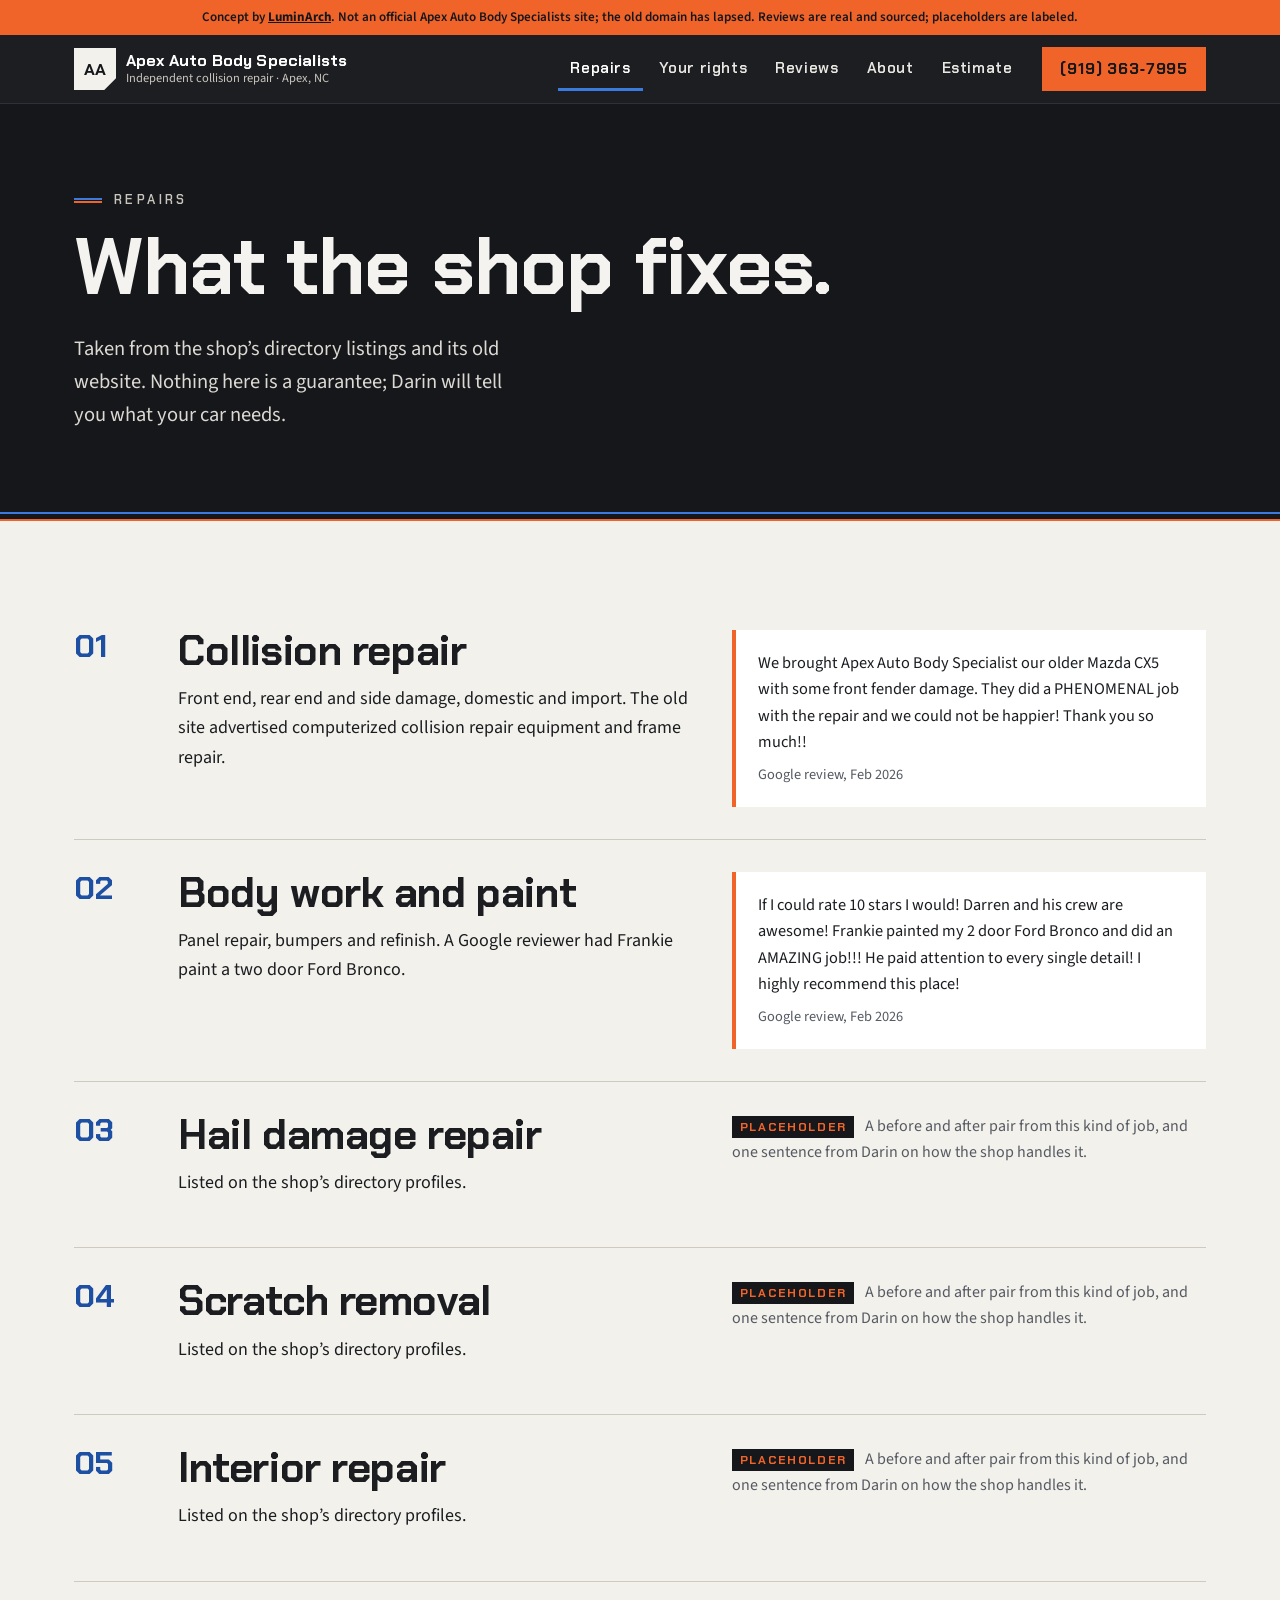
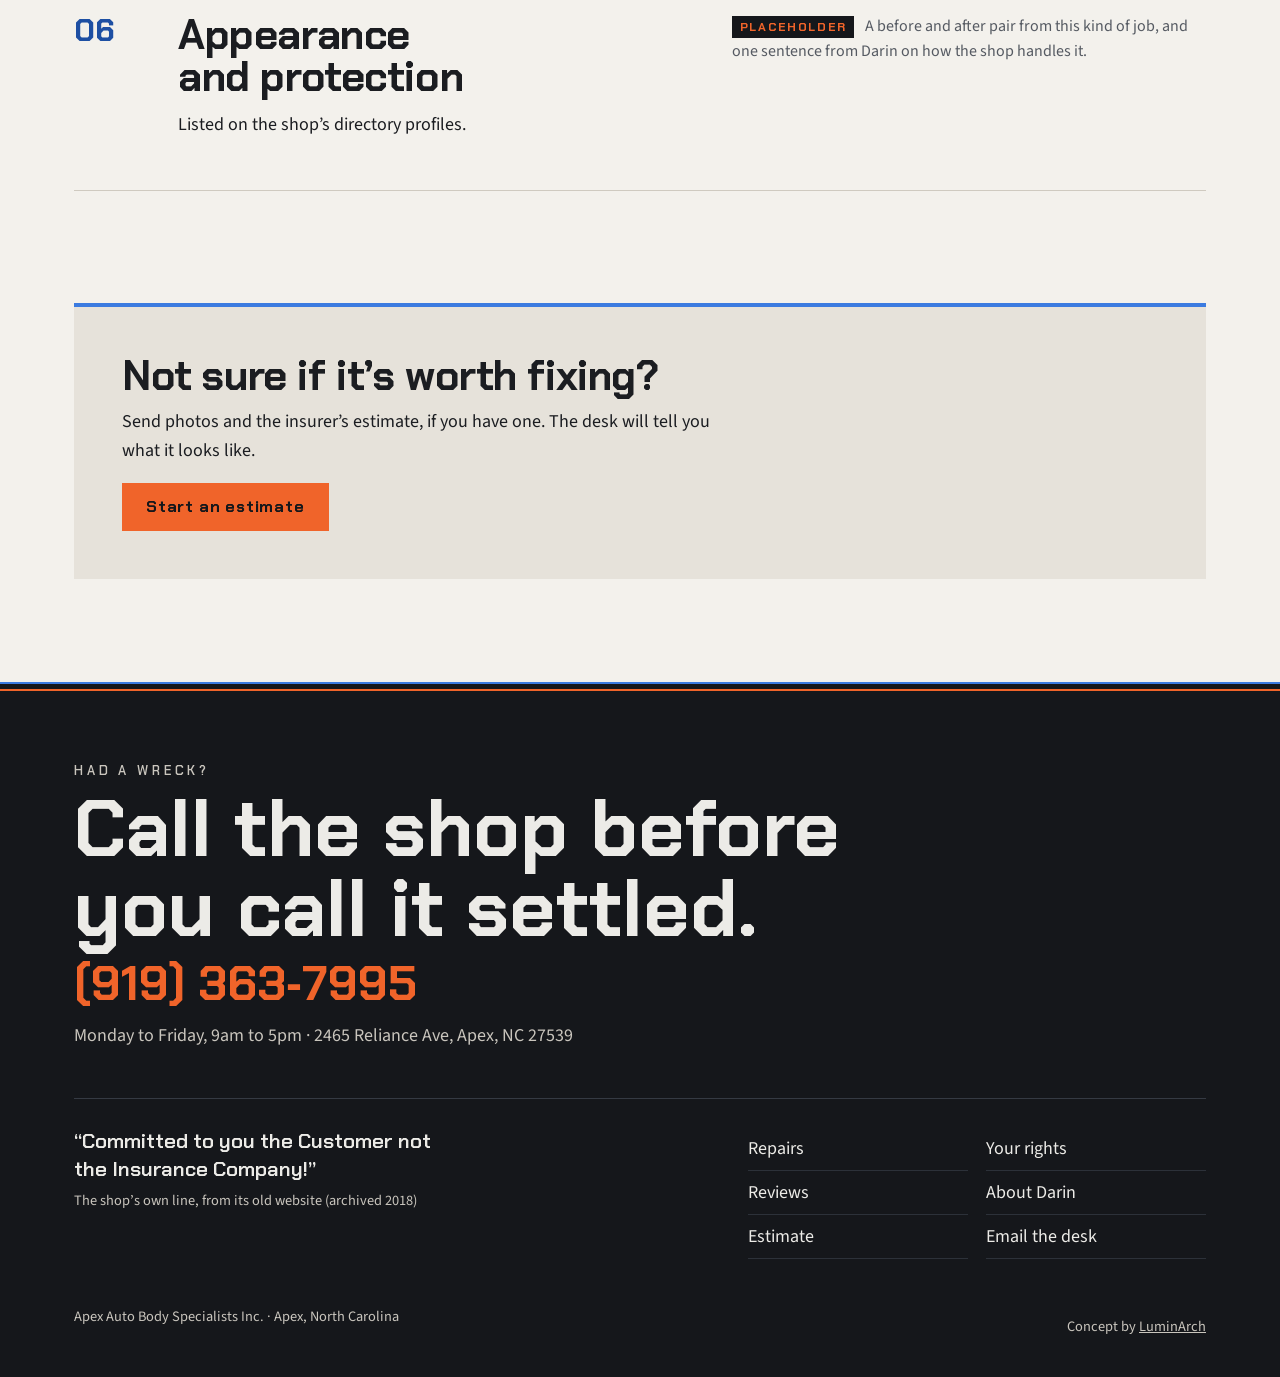
<file: services.html>
<!doctype html><html lang="en" class="no-js"><head><meta charset="utf-8"><meta name="viewport" content="width=device-width,initial-scale=1">
<title>Collision Repair and Paint Services | Apex Auto Body, NC</title><meta name="description" content="Collision repair, body work and paint, hail damage, scratch removal and interior repair at Apex Auto Body Specialists on Reliance Ave in Apex, North Carolina."><link rel="canonical" href="https://apex-auto-body-specialists-demo.vercel.app/services.html">
<meta property="og:type" content="website"><meta property="og:site_name" content="Apex Auto Body Specialists (concept)"><meta property="og:title" content="Collision Repair and Paint Services | Apex Auto Body, NC"><meta property="og:description" content="Collision repair, body work and paint, hail damage, scratch removal and interior repair at Apex Auto Body Specialists on Reliance Ave in Apex, North Carolina."><meta property="og:url" content="https://apex-auto-body-specialists-demo.vercel.app/services.html"><meta property="og:image" content="https://apex-auto-body-specialists-demo.vercel.app/og.png">
<meta name="twitter:card" content="summary_large_image"><meta name="twitter:title" content="Collision Repair and Paint Services | Apex Auto Body, NC"><meta name="twitter:description" content="Collision repair, body work and paint, hail damage, scratch removal and interior repair at Apex Auto Body Specialists on Reliance Ave in Apex, North Carolina."><meta name="twitter:image" content="https://apex-auto-body-specialists-demo.vercel.app/og.png">
<meta name="robots" content="noindex, nofollow"><!-- concept demo, not for indexing -->
<meta name="theme-color" content="#15171b">
<link rel="preload" as="font" type="font/woff2" href="fonts/chakra-petch-normal-700-latin.woff2" crossorigin>
<link rel="preload" as="font" type="font/woff2" href="fonts/source-sans-3-normal-400-700-latin.woff2" crossorigin>
<link rel="stylesheet" href="css/design-system.css"><link rel="stylesheet" href="css/components.css"><link rel="stylesheet" href="css/pages.css">
<link rel="icon" href="data:image/svg+xml,%3Csvg xmlns='http://www.w3.org/2000/svg' viewBox='0 0 32 32'%3E%3Crect width='32' height='32' fill='%2315171b'/%3E%3Cpath d='M4 22h24' stroke='%233b7be0' stroke-width='2'/%3E%3Cpath d='M4 26h24' stroke='%23f0642a' stroke-width='2'/%3E%3Ctext x='16' y='17' font-family='Arial' font-weight='700' font-size='11' fill='%23fff' text-anchor='middle'%3EAABS%3C/text%3E%3C/svg%3E">
<script>document.documentElement.classList.replace('no-js','js-ready')</script><script type="application/ld+json">[{"@context": "https://schema.org", "@type": "AutoBodyShop", "name": "Apex Auto Body Specialists", "url": "https://apex-auto-body-specialists-demo.vercel.app/", "telephone": "+1-919-363-7995", "email": "aabsdesk@gmail.com", "faxNumber": "+1-919-363-9861", "founder": {"@type": "Person", "name": "Darin Fridley"}, "address": {"@type": "PostalAddress", "streetAddress": "2465 Reliance Ave", "addressLocality": "Apex", "addressRegion": "NC", "postalCode": "27539", "addressCountry": "US"}, "geo": {"@type": "GeoCoordinates", "latitude": 35.716429, "longitude": -78.82033}, "openingHours": "Mo-Fr 09:00-17:00", "areaServed": ["Apex, NC", "Cary, NC", "Holly Springs, NC"], "sameAs": ["https://facebook.com/1422782404666459"], "aggregateRating": {"@type": "AggregateRating", "ratingValue": "4.7", "reviewCount": "152"}}, {"@context": "https://schema.org", "@type": "BreadcrumbList", "itemListElement": [{"@type": "ListItem", "position": 1, "name": "Home", "item": "https://apex-auto-body-specialists-demo.vercel.app/"}, {"@type": "ListItem", "position": 2, "name": "Repairs", "item": "https://apex-auto-body-specialists-demo.vercel.app/services.html"}]}]</script></head><body>
<a class="skip" href="#main">Skip to content</a>
<div class="demo-bar">Concept by <a href="https://luminarch.pro">LuminArch</a>. Not an official Apex Auto Body Specialists site; the old domain has lapsed. Reviews are real and sourced; placeholders are labeled.</div>
<header class="top"><div class="wrap nav"><a class="mark" href="index.html"><span class="mk" aria-hidden="true">AA</span><span><b>Apex Auto Body Specialists</b><small>Independent collision repair &middot; Apex, NC</small></span></a>
<button class="menu-btn" aria-expanded="false" aria-controls="menu">Menu</button><ul id="menu"><li><a href="services.html" aria-current="page">Repairs</a></li><li><a href="your-rights.html">Your rights</a></li><li><a href="reviews.html">Reviews</a></li><li><a href="about.html">About</a></li><li><a href="contact.html">Estimate</a></li></ul><a class="btn btn--go btn--call" href="tel:+19193637995"><span class="cl-full">(919) 363&#8209;7995</span><span class="cl-short">Call</span></a></div></header><main id="main">
<section class="sub on-dark"><div class="wrap"><p class="kicker ">Repairs</p><h1>What the shop fixes.</h1><p class="lede">Taken from the shop&rsquo;s directory listings and its old website. Nothing here is a guarantee; Darin will tell you what your car needs.</p></div><span class="pin pin--hero" aria-hidden="true"></span></section>
<section class="wrap svs"><article id="collision" class="sv rv"><span class="sv-n">01</span><div class="sv-body"><h2>Collision repair</h2><p>Front end, rear end and side damage, domestic and import. The old site advertised computerized collision repair equipment and frame repair.</p></div><blockquote class="sv-q"><p>We brought Apex Auto Body Specialist our older Mazda CX5 with some front fender damage. They did a PHENOMENAL job with the repair and we could not be happier! Thank you so much!!</p><footer>Google review, Feb 2026</footer></blockquote></article><article id="paint" class="sv rv"><span class="sv-n">02</span><div class="sv-body"><h2>Body work and paint</h2><p>Panel repair, bumpers and refinish. A Google reviewer had Frankie paint a two door Ford Bronco.</p></div><blockquote class="sv-q"><p>If I could rate 10 stars I would! Darren and his crew are awesome! Frankie painted my 2 door Ford Bronco and did an AMAZING job!!! He paid attention to every single detail! I highly recommend this place!</p><footer>Google review, Feb 2026</footer></blockquote></article><article id="hail" class="sv rv"><span class="sv-n">03</span><div class="sv-body"><h2>Hail damage repair</h2><p>Listed on the shop&rsquo;s directory profiles.</p></div><p class="note"><span class="ph">Placeholder</span> A before and after pair from this kind of job, and one sentence from Darin on how the shop handles it.</p></article><article id="scratch" class="sv rv"><span class="sv-n">04</span><div class="sv-body"><h2>Scratch removal</h2><p>Listed on the shop&rsquo;s directory profiles.</p></div><p class="note"><span class="ph">Placeholder</span> A before and after pair from this kind of job, and one sentence from Darin on how the shop handles it.</p></article><article id="interior" class="sv rv"><span class="sv-n">05</span><div class="sv-body"><h2>Interior repair</h2><p>Listed on the shop&rsquo;s directory profiles.</p></div><p class="note"><span class="ph">Placeholder</span> A before and after pair from this kind of job, and one sentence from Darin on how the shop handles it.</p></article><article id="protect" class="sv rv"><span class="sv-n">06</span><div class="sv-body"><h2>Appearance and protection</h2><p>Listed on the shop&rsquo;s directory profiles.</p></div><p class="note"><span class="ph">Placeholder</span> A before and after pair from this kind of job, and one sentence from Darin on how the shop handles it.</p></article></section>
<section class="wrap band rv"><h2>Not sure if it&rsquo;s worth fixing?</h2><p>Send photos and the insurer&rsquo;s estimate, if you have one. The desk will tell you what it looks like.</p><a class="btn btn--go" href="contact.html">Start an estimate</a></section>
</main><footer class="site-foot"><span class="pin " aria-hidden="true"></span><div class="wrap">
<div class="sign">
 <p class="sign-k">Had a wreck?</p>
 <p class="sign-h">Call the shop before you call it settled.</p>
 <a class="sign-num" href="tel:+19193637995">(919) 363&#8209;7995</a>
 <p class="sign-sub">Monday to Friday, 9am to 5pm &middot; 2465 Reliance Ave, Apex, NC 27539</p>
</div>
<div class="foot-grid">
 <p class="foot-quote">&ldquo;Committed to you the Customer not the Insurance Company!&rdquo;<span>The shop&rsquo;s own line, from its old website (archived 2018)</span></p>
 <nav aria-label="Footer"><a href="services.html">Repairs</a><a href="your-rights.html">Your rights</a><a href="reviews.html">Reviews</a><a href="about.html">About Darin</a><a href="contact.html">Estimate</a><a href="mailto:aabsdesk@gmail.com">Email the desk</a></nav>
</div>
<div class="foot-row"><span>Apex Auto Body Specialists Inc. &middot; Apex, North Carolina</span><span>Concept by <a href="https://luminarch.pro">LuminArch</a></span></div></div></footer>
<script src="js/main.js"></script></body></html>
</file>
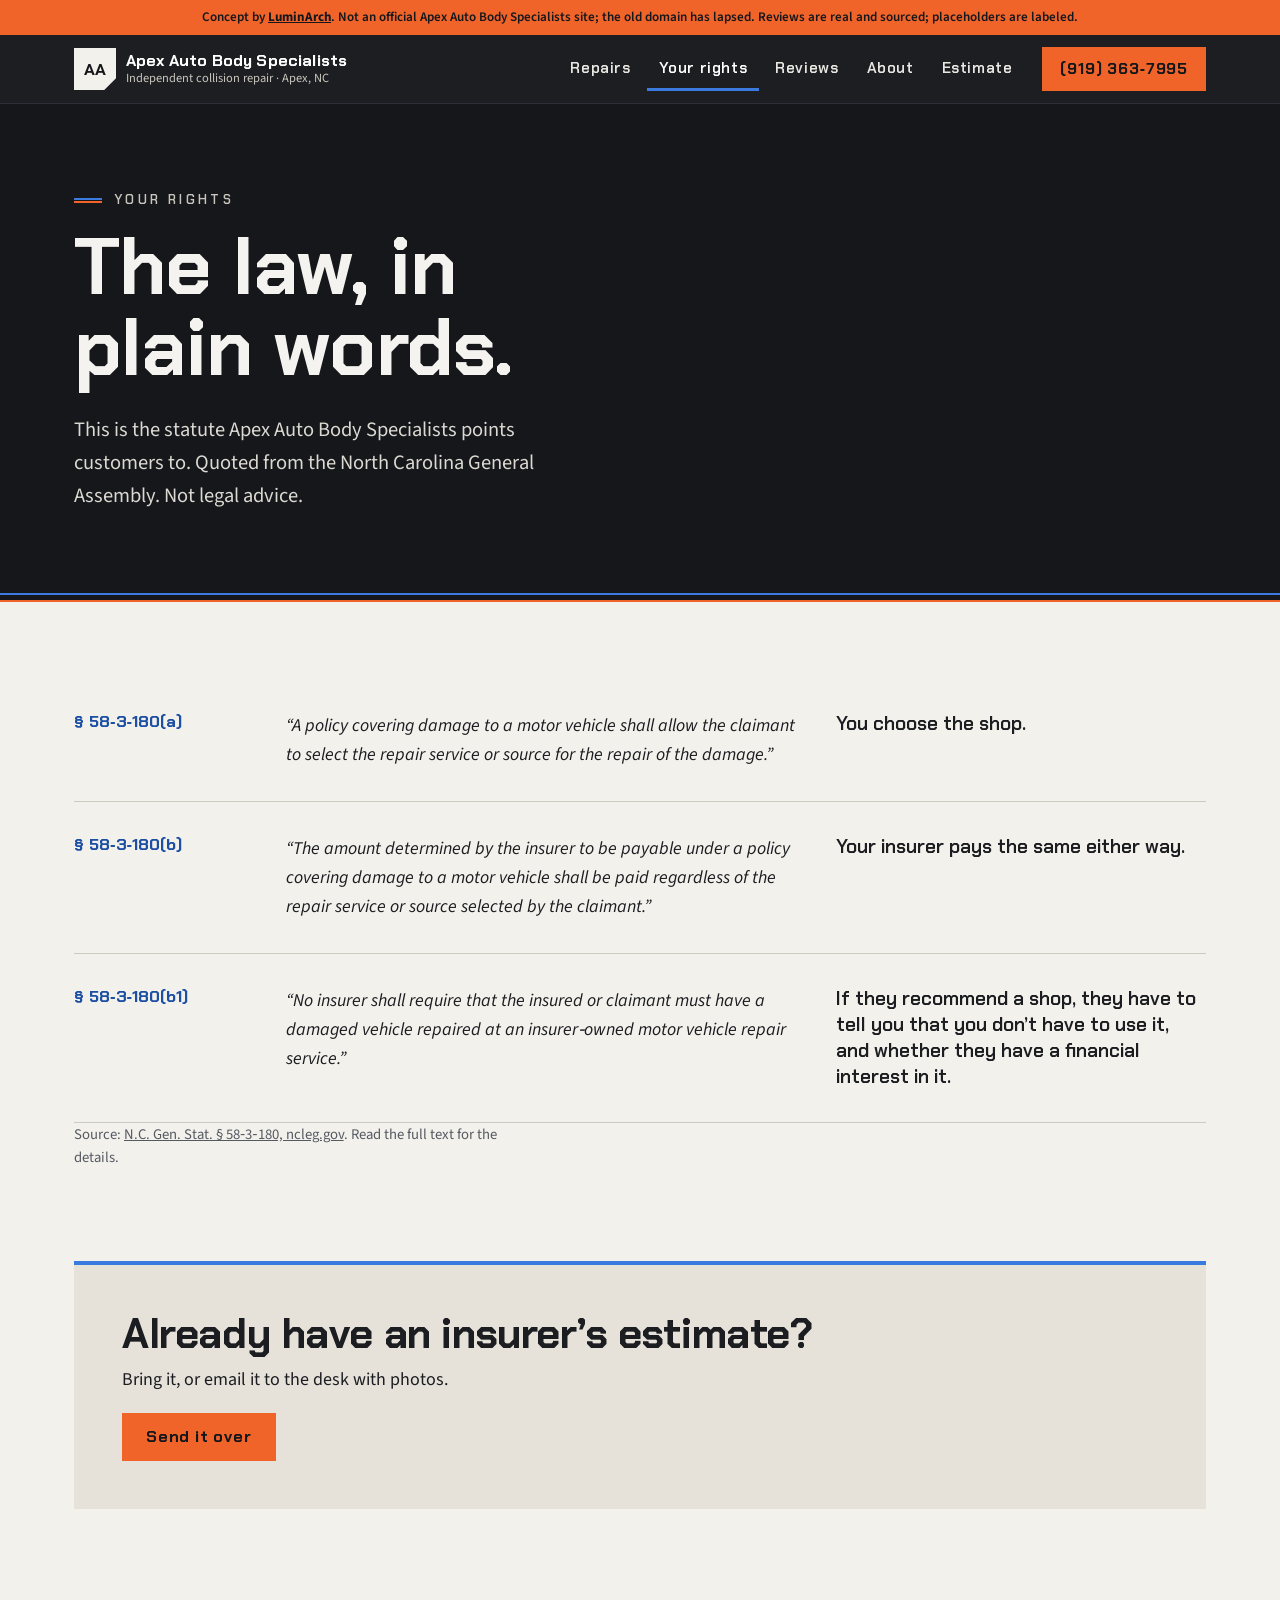
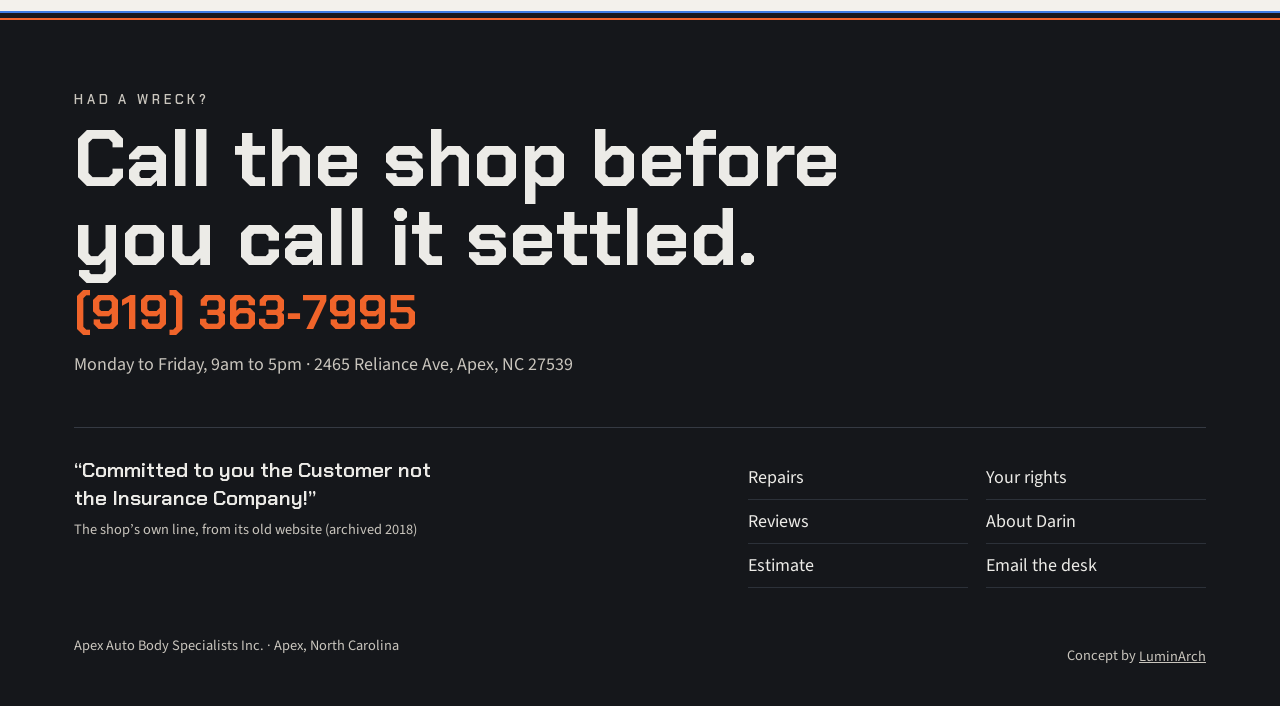
<file: your-rights.html>
<!doctype html><html lang="en" class="no-js"><head><meta charset="utf-8"><meta name="viewport" content="width=device-width,initial-scale=1">
<title>Your Right to Choose a Body Shop in NC | Apex Auto Body</title><meta name="description" content="North Carolina law lets you choose who repairs your car after a claim. Here is what N.C. Gen. Stat. 58-3-180 says in plain words, from an independent Apex shop."><link rel="canonical" href="https://apex-auto-body-specialists-demo.vercel.app/your-rights.html">
<meta property="og:type" content="website"><meta property="og:site_name" content="Apex Auto Body Specialists (concept)"><meta property="og:title" content="Your Right to Choose a Body Shop in NC | Apex Auto Body"><meta property="og:description" content="North Carolina law lets you choose who repairs your car after a claim. Here is what N.C. Gen. Stat. 58-3-180 says in plain words, from an independent Apex shop."><meta property="og:url" content="https://apex-auto-body-specialists-demo.vercel.app/your-rights.html"><meta property="og:image" content="https://apex-auto-body-specialists-demo.vercel.app/og.png">
<meta name="twitter:card" content="summary_large_image"><meta name="twitter:title" content="Your Right to Choose a Body Shop in NC | Apex Auto Body"><meta name="twitter:description" content="North Carolina law lets you choose who repairs your car after a claim. Here is what N.C. Gen. Stat. 58-3-180 says in plain words, from an independent Apex shop."><meta name="twitter:image" content="https://apex-auto-body-specialists-demo.vercel.app/og.png">
<meta name="robots" content="noindex, nofollow"><!-- concept demo, not for indexing -->
<meta name="theme-color" content="#15171b">
<link rel="preload" as="font" type="font/woff2" href="fonts/chakra-petch-normal-700-latin.woff2" crossorigin>
<link rel="preload" as="font" type="font/woff2" href="fonts/source-sans-3-normal-400-700-latin.woff2" crossorigin>
<link rel="stylesheet" href="css/design-system.css"><link rel="stylesheet" href="css/components.css"><link rel="stylesheet" href="css/pages.css">
<link rel="icon" href="data:image/svg+xml,%3Csvg xmlns='http://www.w3.org/2000/svg' viewBox='0 0 32 32'%3E%3Crect width='32' height='32' fill='%2315171b'/%3E%3Cpath d='M4 22h24' stroke='%233b7be0' stroke-width='2'/%3E%3Cpath d='M4 26h24' stroke='%23f0642a' stroke-width='2'/%3E%3Ctext x='16' y='17' font-family='Arial' font-weight='700' font-size='11' fill='%23fff' text-anchor='middle'%3EAABS%3C/text%3E%3C/svg%3E">
<script>document.documentElement.classList.replace('no-js','js-ready')</script><script type="application/ld+json">[{"@context": "https://schema.org", "@type": "AutoBodyShop", "name": "Apex Auto Body Specialists", "url": "https://apex-auto-body-specialists-demo.vercel.app/", "telephone": "+1-919-363-7995", "email": "aabsdesk@gmail.com", "faxNumber": "+1-919-363-9861", "founder": {"@type": "Person", "name": "Darin Fridley"}, "address": {"@type": "PostalAddress", "streetAddress": "2465 Reliance Ave", "addressLocality": "Apex", "addressRegion": "NC", "postalCode": "27539", "addressCountry": "US"}, "geo": {"@type": "GeoCoordinates", "latitude": 35.716429, "longitude": -78.82033}, "openingHours": "Mo-Fr 09:00-17:00", "areaServed": ["Apex, NC", "Cary, NC", "Holly Springs, NC"], "sameAs": ["https://facebook.com/1422782404666459"], "aggregateRating": {"@type": "AggregateRating", "ratingValue": "4.7", "reviewCount": "152"}}, {"@context": "https://schema.org", "@type": "BreadcrumbList", "itemListElement": [{"@type": "ListItem", "position": 1, "name": "Home", "item": "https://apex-auto-body-specialists-demo.vercel.app/"}, {"@type": "ListItem", "position": 2, "name": "Your rights", "item": "https://apex-auto-body-specialists-demo.vercel.app/your-rights.html"}]}]</script></head><body>
<a class="skip" href="#main">Skip to content</a>
<div class="demo-bar">Concept by <a href="https://luminarch.pro">LuminArch</a>. Not an official Apex Auto Body Specialists site; the old domain has lapsed. Reviews are real and sourced; placeholders are labeled.</div>
<header class="top"><div class="wrap nav"><a class="mark" href="index.html"><span class="mk" aria-hidden="true">AA</span><span><b>Apex Auto Body Specialists</b><small>Independent collision repair &middot; Apex, NC</small></span></a>
<button class="menu-btn" aria-expanded="false" aria-controls="menu">Menu</button><ul id="menu"><li><a href="services.html">Repairs</a></li><li><a href="your-rights.html" aria-current="page">Your rights</a></li><li><a href="reviews.html">Reviews</a></li><li><a href="about.html">About</a></li><li><a href="contact.html">Estimate</a></li></ul><a class="btn btn--go btn--call" href="tel:+19193637995"><span class="cl-full">(919) 363&#8209;7995</span><span class="cl-short">Call</span></a></div></header><main id="main">
<section class="sub on-dark"><div class="wrap"><p class="kicker ">Your rights</p><h1>The law, in plain words.</h1><p class="lede">This is the statute Apex Auto Body Specialists points customers to. Quoted from the North Carolina General Assembly. Not legal advice.</p></div><span class="pin pin--hero" aria-hidden="true"></span></section>
<section class="wrap law">
 <article class="law-row rv"><p class="law-c">&sect; 58&#8209;3&#8209;180(a)</p><blockquote><p>&ldquo;A policy covering damage to a motor vehicle shall allow the claimant to select the repair service or source for the repair of the damage.&rdquo;</p></blockquote><p class="law-p">You choose the shop.</p></article>
 <article class="law-row rv"><p class="law-c">&sect; 58&#8209;3&#8209;180(b)</p><blockquote><p>&ldquo;The amount determined by the insurer to be payable under a policy covering damage to a motor vehicle shall be paid regardless of the repair service or source selected by the claimant.&rdquo;</p></blockquote><p class="law-p">Your insurer pays the same either way.</p></article>
 <article class="law-row rv"><p class="law-c">&sect; 58&#8209;3&#8209;180(b1)</p><blockquote><p>&ldquo;No insurer shall require that the insured or claimant must have a damaged vehicle repaired at an insurer&#8209;owned motor vehicle repair service.&rdquo;</p></blockquote><p class="law-p">If they recommend a shop, they have to tell you that you don&rsquo;t have to use it, and whether they have a financial interest in it.</p></article>
 <p class="fine rv">Source: <a href="https://www.ncleg.gov/EnactedLegislation/Statutes/HTML/BySection/Chapter_58/GS_58-3-180.html" rel="noopener">N.C. Gen. Stat. &sect; 58&#8209;3&#8209;180, ncleg.gov</a>. Read the full text for the details.</p>
</section>
<section class="wrap band rv"><h2>Already have an insurer&rsquo;s estimate?</h2><p>Bring it, or email it to the desk with photos.</p><a class="btn btn--go" href="contact.html">Send it over</a></section>
</main><footer class="site-foot"><span class="pin " aria-hidden="true"></span><div class="wrap">
<div class="sign">
 <p class="sign-k">Had a wreck?</p>
 <p class="sign-h">Call the shop before you call it settled.</p>
 <a class="sign-num" href="tel:+19193637995">(919) 363&#8209;7995</a>
 <p class="sign-sub">Monday to Friday, 9am to 5pm &middot; 2465 Reliance Ave, Apex, NC 27539</p>
</div>
<div class="foot-grid">
 <p class="foot-quote">&ldquo;Committed to you the Customer not the Insurance Company!&rdquo;<span>The shop&rsquo;s own line, from its old website (archived 2018)</span></p>
 <nav aria-label="Footer"><a href="services.html">Repairs</a><a href="your-rights.html">Your rights</a><a href="reviews.html">Reviews</a><a href="about.html">About Darin</a><a href="contact.html">Estimate</a><a href="mailto:aabsdesk@gmail.com">Email the desk</a></nav>
</div>
<div class="foot-row"><span>Apex Auto Body Specialists Inc. &middot; Apex, North Carolina</span><span>Concept by <a href="https://luminarch.pro">LuminArch</a></span></div></div></footer>
<script src="js/main.js"></script></body></html>
</file>
<file: css/design-system.css>
/* Fonts (OFL) self-hosted and preloaded so the hero does not reflow (device QA lesson: CLS on phones) */
@font-face {
  font-family: 'Chakra Petch';
  font-style: normal;
  font-weight: 600;
  font-display: swap;
  src: url(../fonts/chakra-petch-normal-600-latin.woff2) format('woff2');
  unicode-range: U+0000-00FF, U+0131, U+0152-0153, U+02BB-02BC, U+02C6, U+02DA, U+02DC, U+0304, U+0308, U+0329, U+2000-206F, U+20AC, U+2122, U+2191, U+2193, U+2212, U+2215, U+FEFF, U+FFFD;
}
@font-face {
  font-family: 'Chakra Petch';
  font-style: normal;
  font-weight: 700;
  font-display: swap;
  src: url(../fonts/chakra-petch-normal-700-latin.woff2) format('woff2');
  unicode-range: U+0000-00FF, U+0131, U+0152-0153, U+02BB-02BC, U+02C6, U+02DA, U+02DC, U+0304, U+0308, U+0329, U+2000-206F, U+20AC, U+2122, U+2191, U+2193, U+2212, U+2215, U+FEFF, U+FFFD;
}
@font-face {
  font-family: 'Source Sans 3';
  font-style: italic;
  font-weight: 400;
  font-display: swap;
  src: url(../fonts/source-sans-3-italic-400-latin.woff2) format('woff2');
  unicode-range: U+0000-00FF, U+0131, U+0152-0153, U+02BB-02BC, U+02C6, U+02DA, U+02DC, U+0304, U+0308, U+0329, U+2000-206F, U+20AC, U+2122, U+2191, U+2193, U+2212, U+2215, U+FEFF, U+FFFD;
}
@font-face {
  font-family: 'Source Sans 3';
  font-style: normal;
  font-weight: 400 700;
  font-display: swap;
  src: url(../fonts/source-sans-3-normal-400-700-latin.woff2) format('woff2');
  unicode-range: U+0000-00FF, U+0131, U+0152-0153, U+02BB-02BC, U+02C6, U+02DA, U+02DC, U+0304, U+0308, U+0329, U+2000-206F, U+20AC, U+2122, U+2191, U+2193, U+2212, U+2215, U+FEFF, U+FFFD;
}

/* Apex Auto Body Specialists concept: tokens. Blue pinstripe nods to the striped header on the shop's old site. */
:root{
  --asphalt:#15171b;   /* near black: hero, dark bands */
  --steel:#2a2f37;     /* panels on dark */
  --primer:#c9c5bd;    /* primer gray: rules, muted on dark */
  --paper:#f3f1ec;     /* page */
  --chip:#e6e2da;      /* cards on paper */
  --stripe:#3b7be0;    /* pinstripe blue: lines, large type on dark */
  --stripe-dk:#1d4fa3; /* blue for small text on light, 7:1 on paper */
  --signal:#f0642a;    /* signal orange: primary buttons (dark text), second pinstripe */
  --ink:#1b1d21;       /* body text */
  --mute:#555a62;      /* muted text, 6.5:1 on paper */
  --f-display:"Chakra Petch","Arial Narrow",sans-serif;
  --f-body:"Source Sans 3",system-ui,sans-serif;
  --step-0:1.125rem;
  --step-2:1.45rem;--step-3:clamp(1.8rem,3.4vw,2.6rem);--step-4:clamp(2.1rem,4.6vw,3.4rem);--step-5:clamp(2.35rem,6.2vw,5.2rem);
  --ease:cubic-bezier(.22,1,.36,1);
  --wrap:1220px;--gut:clamp(18px,4vw,44px);
}
*,*::before,*::after{box-sizing:border-box}
html,body{overflow-x:clip}
html{scroll-behavior:smooth}
body{margin:0;background:var(--paper);color:var(--ink);font:400 var(--step-0)/1.62 var(--f-body);-webkit-font-smoothing:antialiased}
img{max-width:100%;display:block;height:auto}
h1,h2,h3{font-family:var(--f-display);font-weight:700;line-height:1.02;letter-spacing:-.01em;margin:0;text-wrap:balance}
p{margin:0 0 1em;max-width:66ch}
a{color:inherit}
:focus-visible{outline:3px solid var(--signal);outline-offset:3px}
.wrap{max-width:var(--wrap);margin:0 auto;padding:0 var(--gut)}
.kicker{display:flex;align-items:center;gap:12px;margin:0 0 18px;font:600 .8125rem/1.3 var(--f-display);letter-spacing:.26em;text-transform:uppercase;color:var(--mute)}
.kicker::before{content:"";flex:0 0 28px;height:5px;border-top:2px solid var(--stripe);border-bottom:2px solid var(--signal)}
.on-dark .kicker,.kicker--dark{color:var(--primer)}
.sr{position:absolute;width:1px;height:1px;overflow:hidden;clip:rect(0 0 0 0);white-space:nowrap}
.skip{position:absolute;left:-999px;top:8px;background:var(--asphalt);color:#fff;padding:10px 14px;z-index:99}
.skip:focus{left:8px}
@media (prefers-reduced-motion:reduce){*,*::before,*::after{animation:none!important;transition:none!important;scroll-behavior:auto!important}}
</file>
<file: css/components.css>
/* demo bar */
.demo-bar{background:var(--signal);color:var(--asphalt);font:600 .82rem/1.45 var(--f-body);padding:8px var(--gut);text-align:center}
.demo-bar a{font-weight:700}
/* header */
.top{position:sticky;top:0;z-index:50;background:rgba(21,23,27,.97);color:#fff;border-bottom:1px solid #2c3139}
.nav{display:flex;align-items:center;gap:18px;min-height:68px}
.mark{display:flex;align-items:center;gap:10px;text-decoration:none;min-height:44px;margin-right:auto;min-width:0}
.mk{flex:0 0 auto;display:grid;place-items:center;width:42px;height:42px;background:var(--paper);color:var(--asphalt);font:700 1.05rem/1 var(--f-display);letter-spacing:.02em;clip-path:polygon(0 0,100% 0,100% 72%,72% 100%,0 100%)}
.mark b{display:block;font:700 1rem/1.1 var(--f-display);letter-spacing:.01em}
.mark small{display:block;font:400 .78rem/1.3 var(--f-body);color:var(--primer)}
#menu{list-style:none;margin:0;padding:0;display:flex;gap:4px}
#menu a{display:flex;align-items:center;min-height:44px;padding:0 12px;text-decoration:none;font:600 .95rem/1 var(--f-display);letter-spacing:.04em;color:#e9e7e2}
#menu a:hover,#menu a[aria-current]{color:#fff;box-shadow:inset 0 -3px 0 var(--stripe)}
.menu-btn{display:none;min-height:44px;min-width:44px;padding:0 14px;background:transparent;color:#fff;border:1px solid #4a515c;font:600 .95rem/1 var(--f-display);letter-spacing:.06em;cursor:pointer}
.btn{display:inline-flex;align-items:center;justify-content:center;gap:8px;min-height:48px;padding:0 22px;font:700 1rem/1.1 var(--f-display);letter-spacing:.05em;text-decoration:none;border:2px solid transparent;cursor:pointer;transition:transform .2s var(--ease),background .2s}
.btn:hover{transform:translateY(-2px)}
.btn--go{background:var(--signal);color:var(--asphalt)}
.btn--line{border-color:currentColor;background:transparent}
.btn--call{min-height:44px;padding:0 16px;white-space:nowrap}
.cl-short{display:none}
@media (max-width:980px){
 .menu-btn{display:block}
 #menu{display:none;position:absolute;top:100%;left:0;right:0;flex-direction:column;gap:0;background:var(--asphalt);border-bottom:3px solid var(--stripe);padding:6px var(--gut) 14px}
 #menu.open{display:flex}
 #menu a{min-height:52px;border-bottom:1px solid #2c3139;font-size:1.05rem}
 .nav{position:relative}
}
@media (max-width:560px){.cl-full{display:none}.cl-short{display:inline}.mark small{display:none}.nav{gap:10px}}
@media (max-width:400px){.mark b{font-size:.9rem}.mk{width:36px;height:36px;font-size:.9rem}.btn--call{padding:0 10px}.menu-btn{padding:0 10px}.nav{gap:8px}}
@media (max-width:340px){.mark b{font-size:.82rem}}
/* signature: the pinstripe. Two coach lines, blue over orange, that draw in from the left */
.pin{display:block;height:9px;border-top:2px solid var(--stripe);border-bottom:2px solid var(--signal);transform-origin:0 50%;transform:scaleX(0);transition:transform 1.1s var(--ease)}
.js-ready .pin.in,.no-js .pin{transform:none}
.pin--short{width:120px}
.pin--hero{position:absolute;left:0;right:0;bottom:0}
/* reveals: fade and a 22px rise, no blur (WebKit DPR3 crash lesson) */
.js-ready .rv{opacity:0;transform:translateY(22px);transition:opacity .8s var(--ease),transform .8s var(--ease)}
.js-ready .rv.in{opacity:1;transform:none}
/* placeholders */
.ph{display:inline-block;margin-right:8px;padding:2px 8px;font:700 .75rem/1.5 var(--f-display);letter-spacing:.14em;text-transform:uppercase;background:var(--asphalt);color:var(--signal);vertical-align:middle}
.phbox{display:grid;place-items:center;min-height:220px;padding:24px;text-align:center;background:repeating-linear-gradient(135deg,#ddd9d0 0 14px,#e6e2da 14px 28px);color:var(--mute);font-size:1rem;border:1px dashed #a39e94}
.phbox p{margin:0;max-width:34ch}
.note{font-size:1rem;color:var(--mute)}
.fine{font-size:.92rem;color:var(--mute)}
/* review cards */
.stars{color:var(--signal);letter-spacing:.12em;font-size:1rem}
.rcard{margin:0;padding:28px;background:#fff;border-top:4px solid var(--stripe);display:flex;flex-direction:column;gap:12px;min-width:0}
.rc-top{display:flex;justify-content:space-between;gap:12px;flex-wrap:wrap;font:600 .8rem/1.3 var(--f-display);letter-spacing:.14em;text-transform:uppercase;color:var(--stripe-dk)}
.rcard blockquote{margin:0}
.rcard blockquote p{margin:0;font-size:1.06rem}
.rcard figcaption{margin-top:auto;font-size:.92rem;color:var(--mute)}
.rcard--lead blockquote p{font:600 clamp(1.3rem,2.4vw,1.75rem)/1.3 var(--f-display)}
/* forms */
.form{display:grid;gap:16px;min-width:0}
.form fieldset{border:0;padding:0;margin:0;min-width:0;display:grid;gap:16px}
.form label{display:grid;gap:6px;font:600 .9rem/1.3 var(--f-display);letter-spacing:.06em;min-width:0}
.form input,.form select,.form textarea{width:100%;min-width:0;min-height:48px;padding:10px 12px;font:400 1rem/1.4 var(--f-body);color:var(--ink);background:#fff;border:1px solid #9a958c;border-radius:0}
.form textarea{min-height:130px}
.form .two{display:grid;grid-template-columns:1fr 1fr;gap:16px}
@media (max-width:620px){.form .two{grid-template-columns:1fr}}
#qmsg{min-height:1.5em;font-weight:600;color:var(--stripe-dk)}
/* footer: closing spread */
.site-foot{background:var(--asphalt);color:#ecebe7;padding:0 0 28px;margin-top:0}
.site-foot .pin{transform:none}
.sign{padding:72px 0 48px;display:grid;gap:10px}
.sign-k{margin:0;font:600 .8rem/1.3 var(--f-display);letter-spacing:.3em;text-transform:uppercase;color:var(--primer)}
.sign-h{margin:0;font:700 var(--step-5)/1 var(--f-display);max-width:16ch}
.sign-num{display:flex;width:fit-content;align-items:center;min-height:44px;font:700 clamp(1.7rem,4.6vw,3rem)/1.1 var(--f-display);color:var(--signal);text-decoration:none}
.sign-sub{margin:0;color:var(--primer)}
.foot-grid{display:grid;grid-template-columns:1.4fr 1fr;gap:32px;padding:28px 0;border-top:1px solid #353a43}
.foot-quote{margin:0;font:600 1.3rem/1.35 var(--f-display);max-width:30ch}
.foot-quote span{display:block;margin-top:8px;font:400 .9rem/1.4 var(--f-body);color:var(--primer)}
.site-foot nav{display:grid;grid-template-columns:1fr 1fr;gap:0 18px;align-content:start}
.site-foot nav a{display:flex;align-items:center;min-height:44px;text-decoration:none;border-bottom:1px solid #2c3139}
.foot-row{display:flex;justify-content:space-between;gap:12px;flex-wrap:wrap;padding-top:18px;font-size:.9rem;color:var(--primer)}
.foot-row a{display:inline-flex;align-items:center;min-height:44px}
@media (max-width:760px){.foot-grid{grid-template-columns:1fr}}
</file>
<file: css/pages.css>
/* HERO: manifesto with a statute margin note */
.hero{position:relative;background:var(--asphalt);color:#f4f3ef;padding:clamp(48px,8vw,104px) 0 clamp(56px,8vw,100px);overflow:hidden}
.hero::after{content:"";position:absolute;inset:0;pointer-events:none;background:linear-gradient(115deg,transparent 58%,rgba(59,123,224,.08) 58% 59%,transparent 59% 63%,rgba(240,100,42,.07) 63% 63.6%,transparent 63.6%)}
.hero-grid{position:relative;z-index:1;display:grid;grid-template-columns:minmax(0,1.55fr) minmax(0,1fr);gap:clamp(32px,5vw,72px);align-items:end}
.hero h1{font-size:var(--step-5);max-width:14ch}
.hero h1 em{display:block;font-style:normal;color:var(--stripe);margin-top:.12em}
.lede{font-size:clamp(1.1rem,1.6vw,1.3rem);max-width:46ch;margin:24px 0 28px;color:#dcd9d2}
.cta{display:flex;flex-wrap:wrap;gap:12px}
.hero .btn--line{color:#fff}
.hero-facts{display:flex;flex-wrap:wrap;gap:12px 36px;margin:36px 0 0;padding-top:20px;border-top:1px solid #353a43}
.hero-facts div{min-width:0}
.hero-facts dt{font:600 .8125rem/1.3 var(--f-display);letter-spacing:.24em;text-transform:uppercase;color:var(--primer)}
.hero-facts dd{margin:4px 0 0;font-size:1.02rem}
.hero-facts b{font:700 1.4rem/1 var(--f-display);color:#fff}
.statute{position:relative;padding:28px 28px 24px;background:var(--steel);border-left:4px solid var(--stripe);min-width:0}
.statute::before{content:"";position:absolute;left:-4px;top:0;bottom:0;width:4px;background:linear-gradient(var(--stripe) 50%,var(--signal) 50%)}
.st-k{margin:0 0 6px;font:600 .8125rem/1.3 var(--f-display);letter-spacing:.3em;text-transform:uppercase;color:var(--signal)}
.st-cite{margin:0 0 14px;font:700 1.15rem/1.2 var(--f-display);color:#fff}
.st-q{margin:0}
.st-q p{font:400 italic 1.12rem/1.55 var(--f-body);color:#ecebe6;margin:0 0 14px}
.st-plain{margin:0 0 14px;font-weight:600}
.st-link{display:inline-flex;align-items:center;min-height:44px;color:var(--signal);font:600 1rem/1 var(--f-display);letter-spacing:.04em}
.pin--hero{bottom:0}
@media (max-width:900px){.hero-grid{grid-template-columns:1fr;align-items:start}.hero h1{max-width:15ch}}
/* WHY */
.why{padding:clamp(64px,9vw,120px) var(--gut)}
.why-head h2{font-size:var(--step-4);max-width:20ch;margin-bottom:36px}
.why-grid{display:grid;grid-template-columns:minmax(0,1fr) minmax(0,1.1fr);gap:clamp(28px,5vw,72px)}
.why-copy q{font-weight:600}
.why-list{list-style:none;margin:0;padding:0;border-top:2px solid var(--ink)}
.why-list li{display:grid;grid-template-columns:56px minmax(0,1fr);gap:2px 14px;padding:18px 0;border-bottom:1px solid #cfcac0}
.wl-n{grid-row:span 2;font:700 1.6rem/1 var(--f-display);color:var(--stripe-dk)}
.why-list b{font:700 1.12rem/1.3 var(--f-display)}
.why-list span:last-child{color:var(--mute);font-size:1rem}
@media (max-width:820px){.why-grid{grid-template-columns:1fr}}
/* BOARD (services on dark) */
.board{background:var(--asphalt);color:#f4f3ef;padding:clamp(64px,9vw,112px) 0}
.board-head h2{font-size:var(--step-4);max-width:18ch;margin-bottom:36px}
.board-list{list-style:none;margin:0;padding:0;display:grid;grid-template-columns:repeat(3,minmax(0,1fr));gap:2px;background:#2c3139;border:2px solid #2c3139}
.board-list li{background:var(--asphalt);min-width:0}
.board-list a{display:flex;flex-direction:column;gap:8px;height:100%;padding:28px 24px;text-decoration:none;transition:background .25s}
.board-list a:hover{background:var(--steel)}
.board-list b{font:700 1.3rem/1.15 var(--f-display);color:#fff}
.board-list a:hover b{color:var(--signal)}
.board-list span{color:var(--primer);font-size:1rem}
@media (max-width:860px){.board-list{grid-template-columns:repeat(2,minmax(0,1fr))}}
@media (max-width:540px){.board-list{grid-template-columns:1fr}}
/* VOICES */
.voices{padding:clamp(64px,9vw,120px) var(--gut)}
.voices-head{margin-bottom:36px}
.voices-head h2{font-size:var(--step-4);max-width:20ch;margin-bottom:20px}
.voices-grid{display:grid;grid-template-columns:minmax(0,1.3fr) minmax(0,1fr) minmax(0,1fr);gap:20px;margin-bottom:32px;align-items:stretch}
@media (max-width:980px){.voices-grid{grid-template-columns:1fr 1fr}.voices-grid .rcard--lead{grid-column:1/-1}}
@media (max-width:640px){.voices-grid{grid-template-columns:1fr}}
/* SHOP */
.shop{display:grid;grid-template-columns:minmax(0,1fr) minmax(0,1fr);gap:clamp(24px,5vw,64px);align-items:center;padding:0 var(--gut) clamp(64px,9vw,120px)}
.shop h2{font-size:var(--step-3);margin-bottom:18px}
.tlink{display:inline-flex;align-items:center;min-height:44px;font-weight:600;color:var(--stripe-dk)}
@media (max-width:820px){.shop{grid-template-columns:1fr}}
/* SUBPAGES */
.sub{position:relative;background:var(--asphalt);color:#f4f3ef;padding:clamp(48px,7vw,88px) 0 clamp(52px,7vw,92px)}
.sub h1{font-size:var(--step-5);max-width:16ch}
.sub .lede{margin-bottom:0}
.sub .cta{margin-top:24px}.sub .btn--line{color:#fff}
.svs{padding-top:clamp(40px,6vw,80px);padding-bottom:clamp(24px,4vw,48px)}
.sv{display:grid;grid-template-columns:72px minmax(0,1.1fr) minmax(0,1fr);gap:20px 32px;padding:32px 0;border-bottom:1px solid #cfcac0;scroll-margin-top:90px}
.sv-n{font:700 2rem/1 var(--f-display);color:var(--stripe-dk)}
.sv h2{font-size:var(--step-3);margin-bottom:12px}
.sv-q{margin:0;padding:20px 22px;background:#fff;border-left:4px solid var(--signal);min-width:0}
.sv-q p{margin:0 0 8px;font-size:1.02rem}
.sv-q footer{font-size:.9rem;color:var(--mute)}
@media (max-width:860px){.sv{grid-template-columns:52px minmax(0,1fr)}.sv>:last-child{grid-column:2}}
@media (max-width:480px){.sv{grid-template-columns:1fr}.sv>:last-child{grid-column:auto}}
.band{margin:clamp(32px,5vw,64px) auto clamp(64px,8vw,104px);padding:clamp(28px,5vw,48px);background:var(--chip);border-top:4px solid var(--stripe);max-width:calc(var(--wrap) - 2*var(--gut))}
.band h2{font-size:var(--step-3);margin-bottom:10px}
.law{padding-top:clamp(40px,6vw,80px);padding-bottom:12px}
.law-row{display:grid;grid-template-columns:minmax(0,180px) minmax(0,1.4fr) minmax(0,1fr);gap:16px 32px;padding:32px 0;border-bottom:1px solid #cfcac0}
.law-c{margin:0;font:700 1.05rem/1.3 var(--f-display);color:var(--stripe-dk)}
.law-row blockquote{margin:0}
.law-row blockquote p{margin:0;font-style:italic;font-size:1.12rem}
.law-p{margin:0;font:600 1.2rem/1.35 var(--f-display)}
@media (max-width:860px){.law-row{grid-template-columns:1fr}}
.rv-list{display:grid;grid-template-columns:repeat(auto-fit,minmax(min(100%,320px),1fr));gap:20px;padding-top:clamp(40px,6vw,80px);padding-bottom:24px}
.rv-list+section .note,.wrap>.note{margin:0 auto clamp(64px,8vw,104px)}
.about{display:grid;grid-template-columns:minmax(0,1fr) minmax(0,1.2fr);gap:clamp(24px,5vw,64px);padding-top:clamp(40px,6vw,80px);padding-bottom:40px;align-items:start}
.about h2{font-size:var(--step-3);margin-bottom:16px}
.about .phbox{min-height:340px}
@media (max-width:820px){.about{grid-template-columns:1fr}.about .phbox{min-height:240px}}
.facts{padding-bottom:clamp(64px,8vw,104px)}
.facts dl{display:grid;grid-template-columns:repeat(4,minmax(0,1fr));gap:2px;margin:0;background:#cfcac0;border:2px solid #cfcac0}
.facts dl div{background:var(--paper);padding:20px;min-width:0}
.facts dt{font:600 .74rem/1.3 var(--f-display);letter-spacing:.22em;text-transform:uppercase;color:var(--mute)}
.facts dd{margin:6px 0 0;font:700 1.08rem/1.35 var(--f-display);overflow-wrap:anywhere}
@media (max-width:860px){.facts dl{grid-template-columns:1fr 1fr}}
@media (max-width:420px){.facts dl{grid-template-columns:1fr}}
.contact{display:grid;grid-template-columns:minmax(0,.9fr) minmax(0,1.3fr);gap:clamp(28px,5vw,72px);padding-top:clamp(40px,6vw,80px);padding-bottom:clamp(64px,8vw,104px)}
.c-info h2{font-size:var(--step-3);margin-bottom:12px}
.c-big{display:flex;width:fit-content;align-items:center;min-height:44px;font:700 clamp(1.6rem,3.6vw,2.3rem)/1.1 var(--f-display);color:var(--stripe-dk);text-decoration:none}
.c-mail{display:flex;width:fit-content;max-width:100%;align-items:center;min-height:44px;margin-bottom:16px;font-weight:600;overflow-wrap:anywhere}
@media (max-width:820px){.contact{grid-template-columns:1fr}}
</file>
